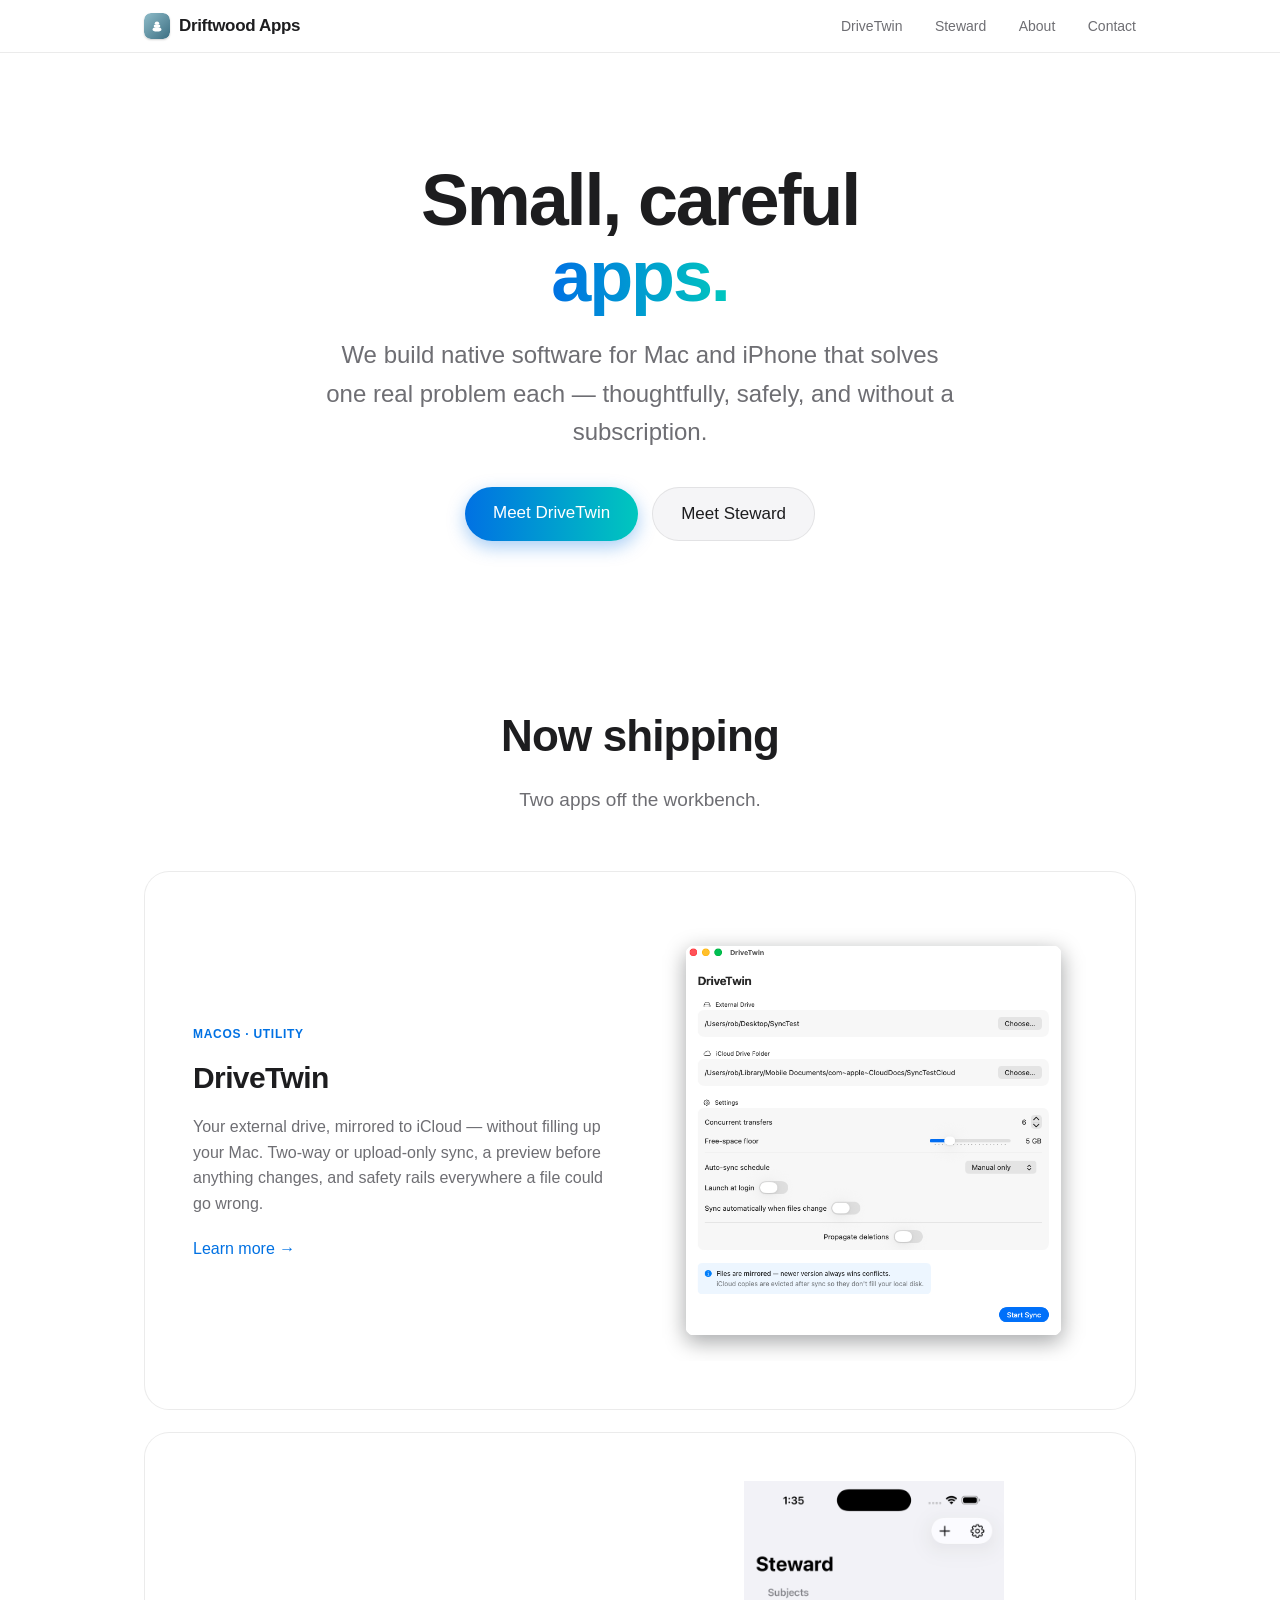
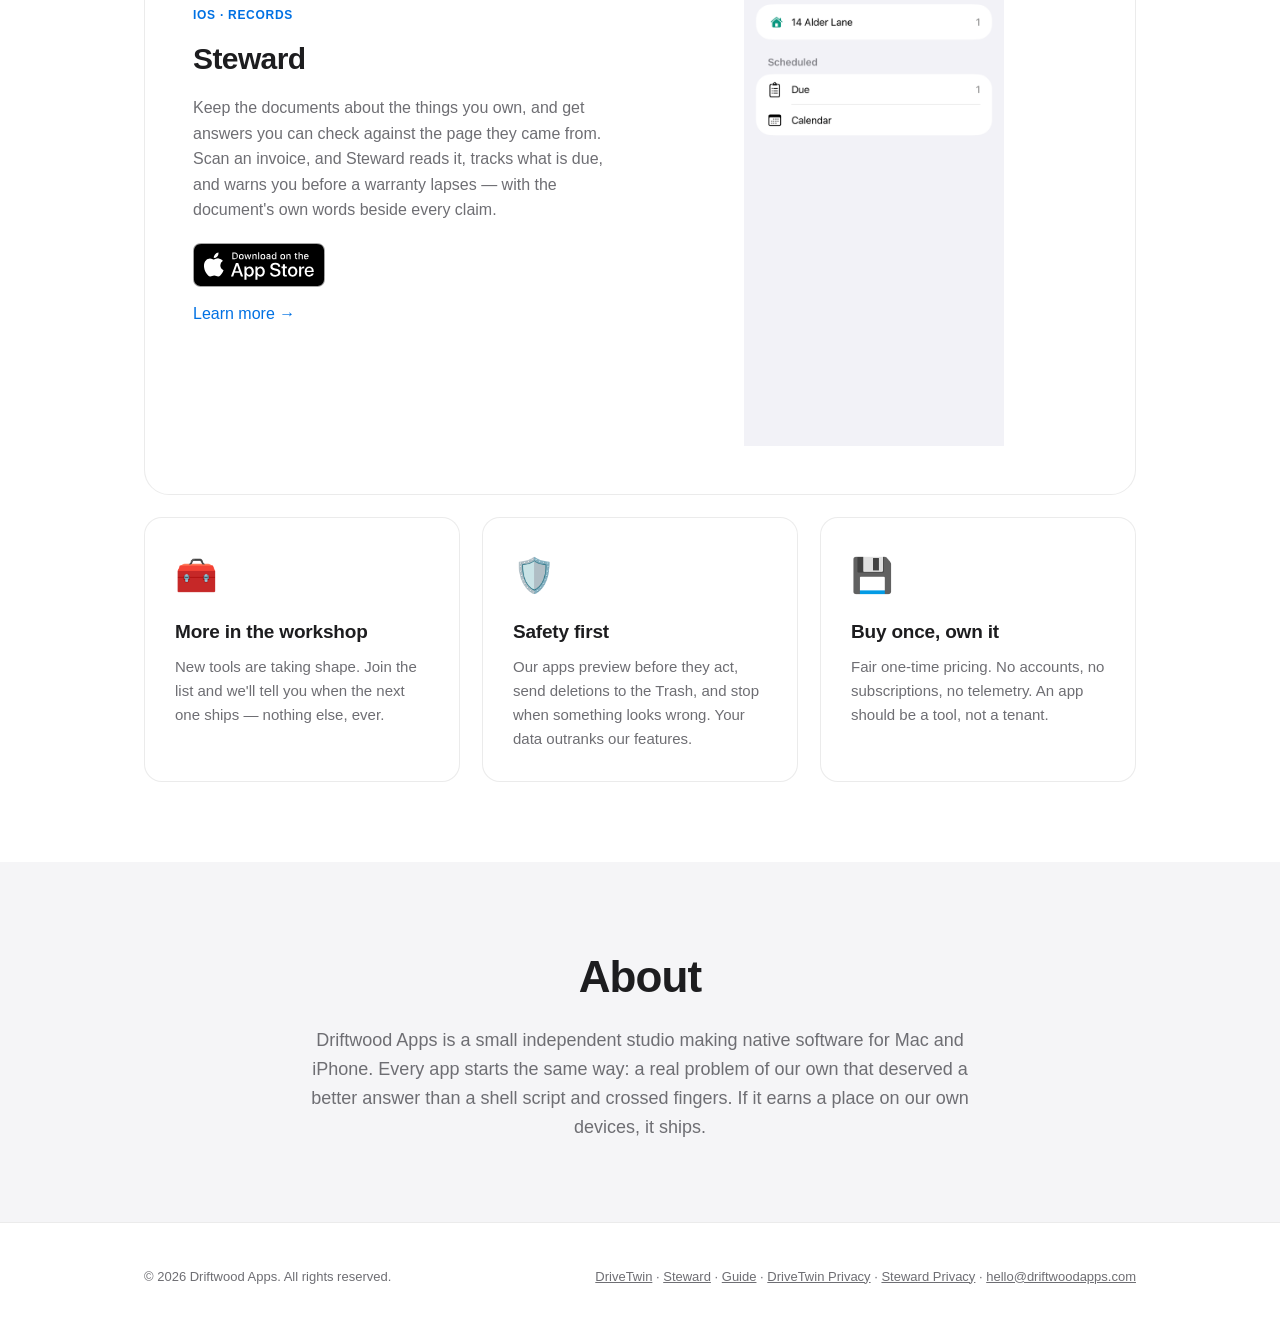
<file: index.html>
<!DOCTYPE html>
<html lang="en">
<head>
  <meta charset="UTF-8">
  <meta name="viewport" content="width=device-width, initial-scale=1.0">
  <title>Driftwood Apps — Small, careful apps</title>
  <meta name="description" content="Driftwood Apps builds small, careful apps for Mac and iPhone — DriveTwin, sync between your external drive and iCloud, and Steward, records for the things you own.">
  <link rel="icon" href="/favicon.ico" sizes="any">
  <link rel="icon" type="image/png" sizes="32x32" href="/favicon-32x32.png">
  <link rel="icon" type="image/png" sizes="16x16" href="/favicon-16x16.png">
  <link rel="apple-touch-icon" sizes="180x180" href="/apple-touch-icon.png">
  <link rel="manifest" href="/site.webmanifest">
  <meta name="theme-color" content="#3C6E82">
  <link rel="stylesheet" href="styles.css">
</head>
<body>

  <nav>
    <div class="wrap">
      <a class="brand" href="/">
        <svg class="brandmark" viewBox="0 0 100 100" width="26" height="26" aria-hidden="true">
          <defs><linearGradient id="navpeb" x1="0" y1="0" x2="1" y2="1">
            <stop offset="0" stop-color="#8FBCC9"/><stop offset="1" stop-color="#3C6E82"/></linearGradient></defs>
          <rect width="100" height="100" rx="26" fill="url(#navpeb)"/>
          <ellipse cx="50" cy="63" rx="17" ry="8" fill="#fff"/>
          <ellipse cx="50" cy="50" rx="12.5" ry="7" fill="#fff"/>
          <ellipse cx="50" cy="39" rx="8.5" ry="6" fill="#fff"/>
        </svg>
        <span>Driftwood&nbsp;Apps</span>
      </a>
      <div class="links">
        <a href="/drivetwin/">DriveTwin</a>
        <a href="/steward/">Steward</a>
        <a href="#about">About</a>
        <a href="mailto:hello@driftwoodapps.com">Contact</a>
      </div>
    </div>
  </nav>

  <header class="hero">
    <h1>Small, careful<br><span class="grad">apps.</span></h1>
    <p class="sub">We build native software for Mac and iPhone that solves one real
       problem each — thoughtfully, safely, and without a subscription.</p>
    <div class="cta-row">
      <a class="btn btn-primary" href="/drivetwin/">Meet DriveTwin</a>
      <a class="btn btn-secondary" href="/steward/">Meet Steward</a>
    </div>
  </header>

  <section>
    <div class="wrap">
      <h2 class="section-title">Now shipping</h2>
      <p class="section-sub">Two apps off the workbench.</p>

      <a class="product-card" href="/drivetwin/">
        <div>
          <span class="tag">macOS · Utility</span>
          <h3>DriveTwin</h3>
          <p>Your external drive, mirrored to iCloud — without filling up your Mac.
             Two-way or upload-only sync, a preview before anything changes, and safety
             rails everywhere a file could go wrong.</p>
          <span class="fake-link">Learn more →</span>
        </div>
        <img class="shot-img" src="/screenshots/drivetwin-setup.png"
             alt="DriveTwin setup screen showing external drive and iCloud folder pickers with sync settings.">
      </a>

      <a class="product-card" href="/steward/" style="margin-top: 22px;">
        <div>
          <span class="tag">iOS · Records</span>
          <h3>Steward</h3>
          <p>Keep the documents about the things you own, and get answers you can check
             against the page they came from. Scan an invoice, and Steward reads it,
             tracks what is due, and warns you before a warranty lapses — with the
             document's own words beside every claim.</p>
          <img src="/assets/app-store-badge.svg" alt="Download on the App Store"
               style="height: 44px; width: auto; display: block; margin: 0 0 14px;">
          <span class="fake-link">Learn more →</span>
        </div>
        <img class="shot-img" src="/screenshots/steward-home.png"
             style="max-width: 260px; margin: 0 auto;"
             alt="Steward on iPhone showing a house with its components and what is due.">
      </a>

      <div class="grid cols-3" style="margin-top: 22px;">
        <div class="card">
          <span class="icon">🧰</span>
          <h3>More in the workshop</h3>
          <p>New tools are taking shape. Join the list and we'll tell you when the next one ships — nothing else, ever.</p>
        </div>
        <div class="card">
          <span class="icon">🛡️</span>
          <h3>Safety first</h3>
          <p>Our apps preview before they act, send deletions to the Trash, and stop when something looks wrong. Your data outranks our features.</p>
        </div>
        <div class="card">
          <span class="icon">💾</span>
          <h3>Buy once, own it</h3>
          <p>Fair one-time pricing. No accounts, no subscriptions, no telemetry. An app should be a tool, not a tenant.</p>
        </div>
      </div>
    </div>
  </section>

  <section class="soft" id="about">
    <div class="wrap" style="max-width: 720px; text-align: center;">
      <h2 class="section-title">About</h2>
      <p style="color: var(--text-soft); font-size: 18px;">
        Driftwood Apps is a small independent studio making native software for Mac
        and iPhone. Every app starts the same way: a real problem of our own that
        deserved a better answer than a shell script and crossed fingers. If it earns
        a place on our own devices, it ships.
      </p>
    </div>
  </section>

  <footer>
    <div class="wrap">
      <span>© 2026 Driftwood Apps. All rights reserved.</span>
      <span>
        <a href="/drivetwin/">DriveTwin</a> ·
        <a href="/steward/">Steward</a> ·
        <a href="/guide/external-drive-icloud/">Guide</a> ·
        <a href="/drivetwin/privacy/">DriveTwin Privacy</a> ·
        <a href="/steward/privacy/">Steward Privacy</a> ·
        <a href="mailto:hello@driftwoodapps.com">hello@driftwoodapps.com</a>
      </span>
    </div>
  </footer>

</body>
</html>
</file>
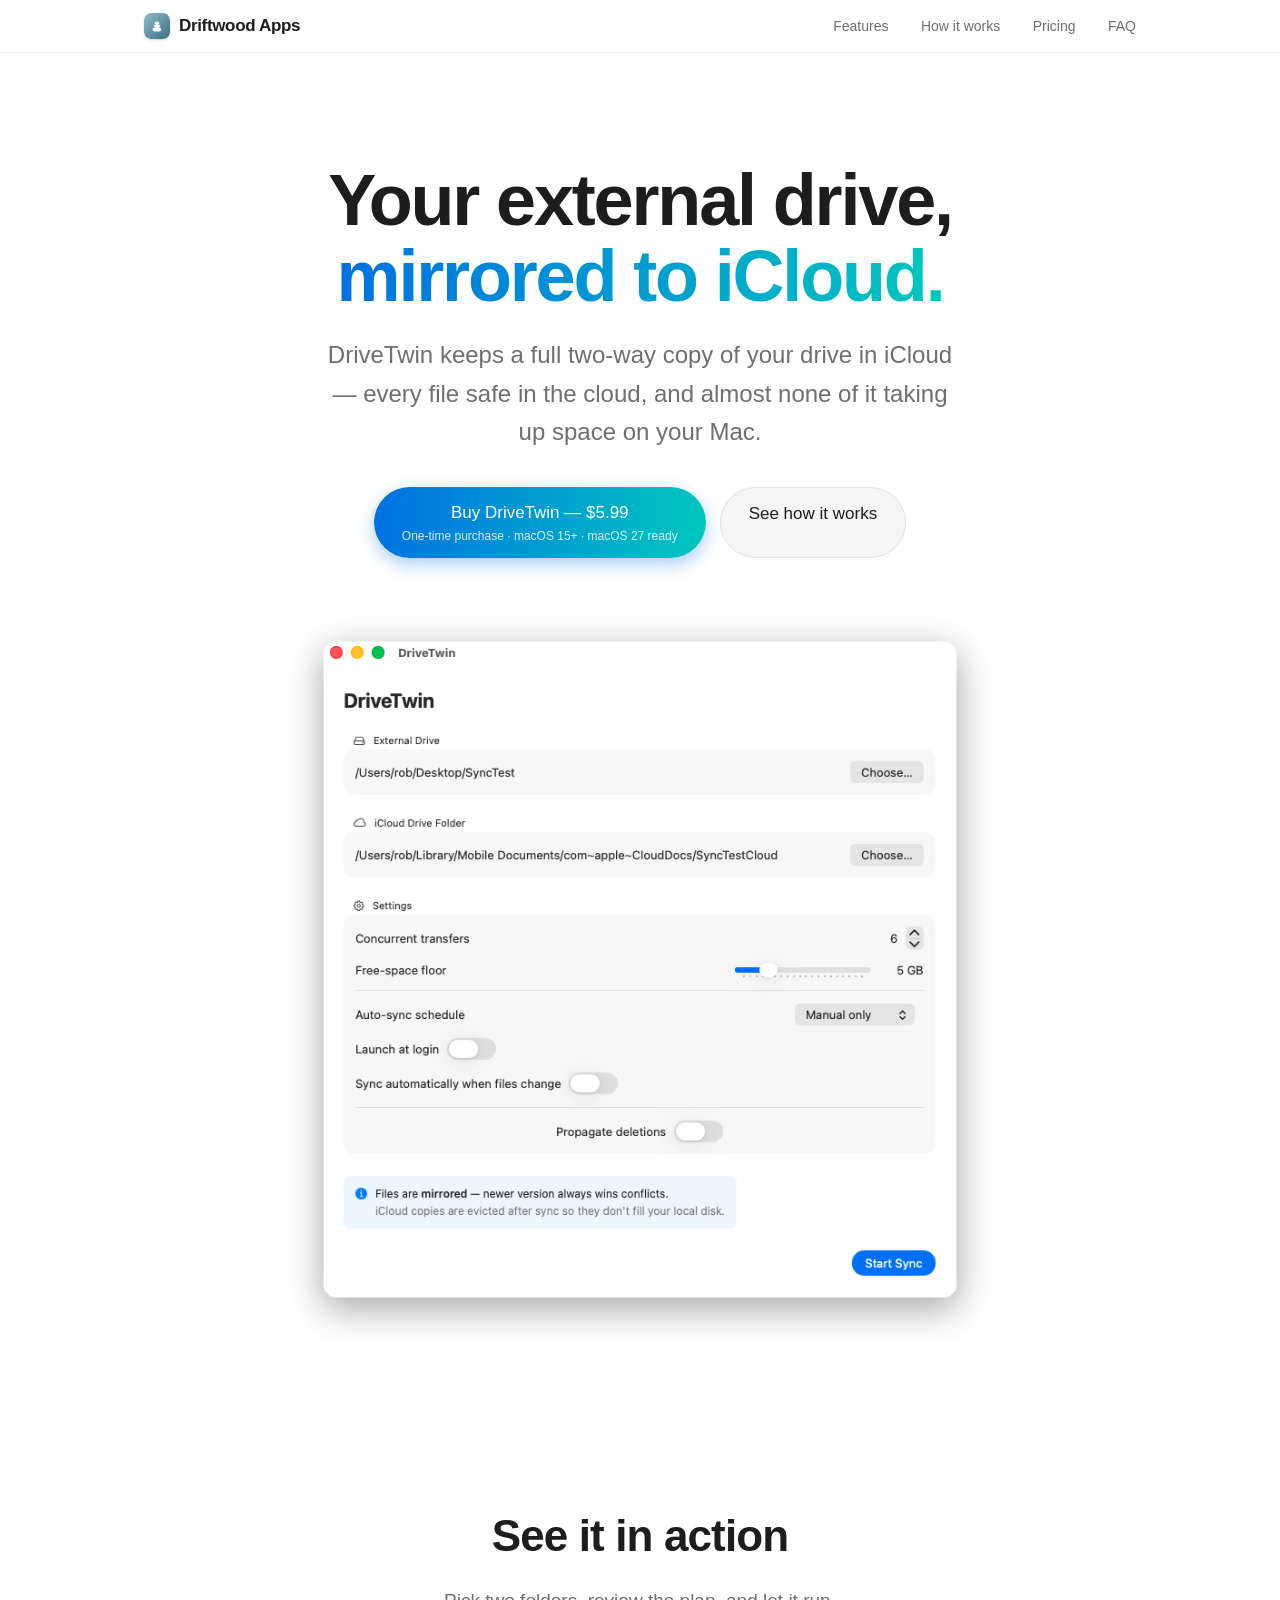
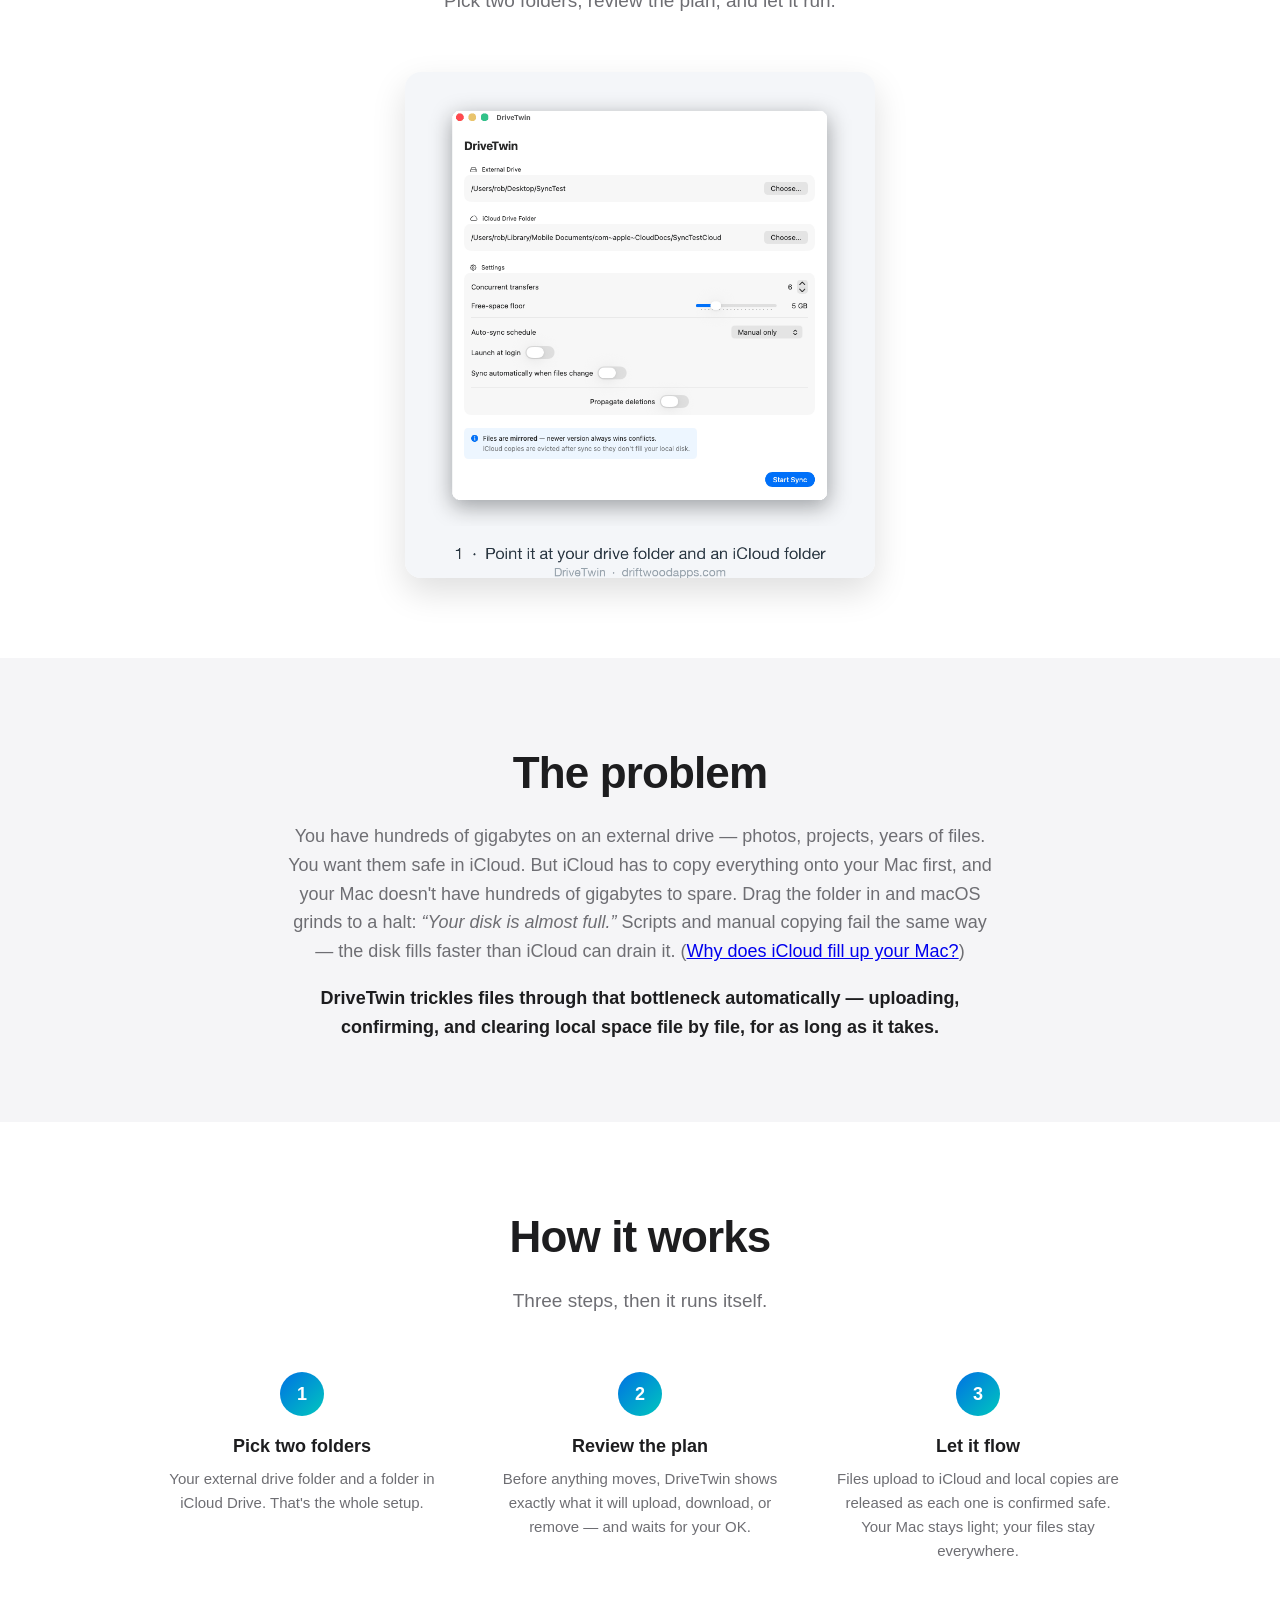
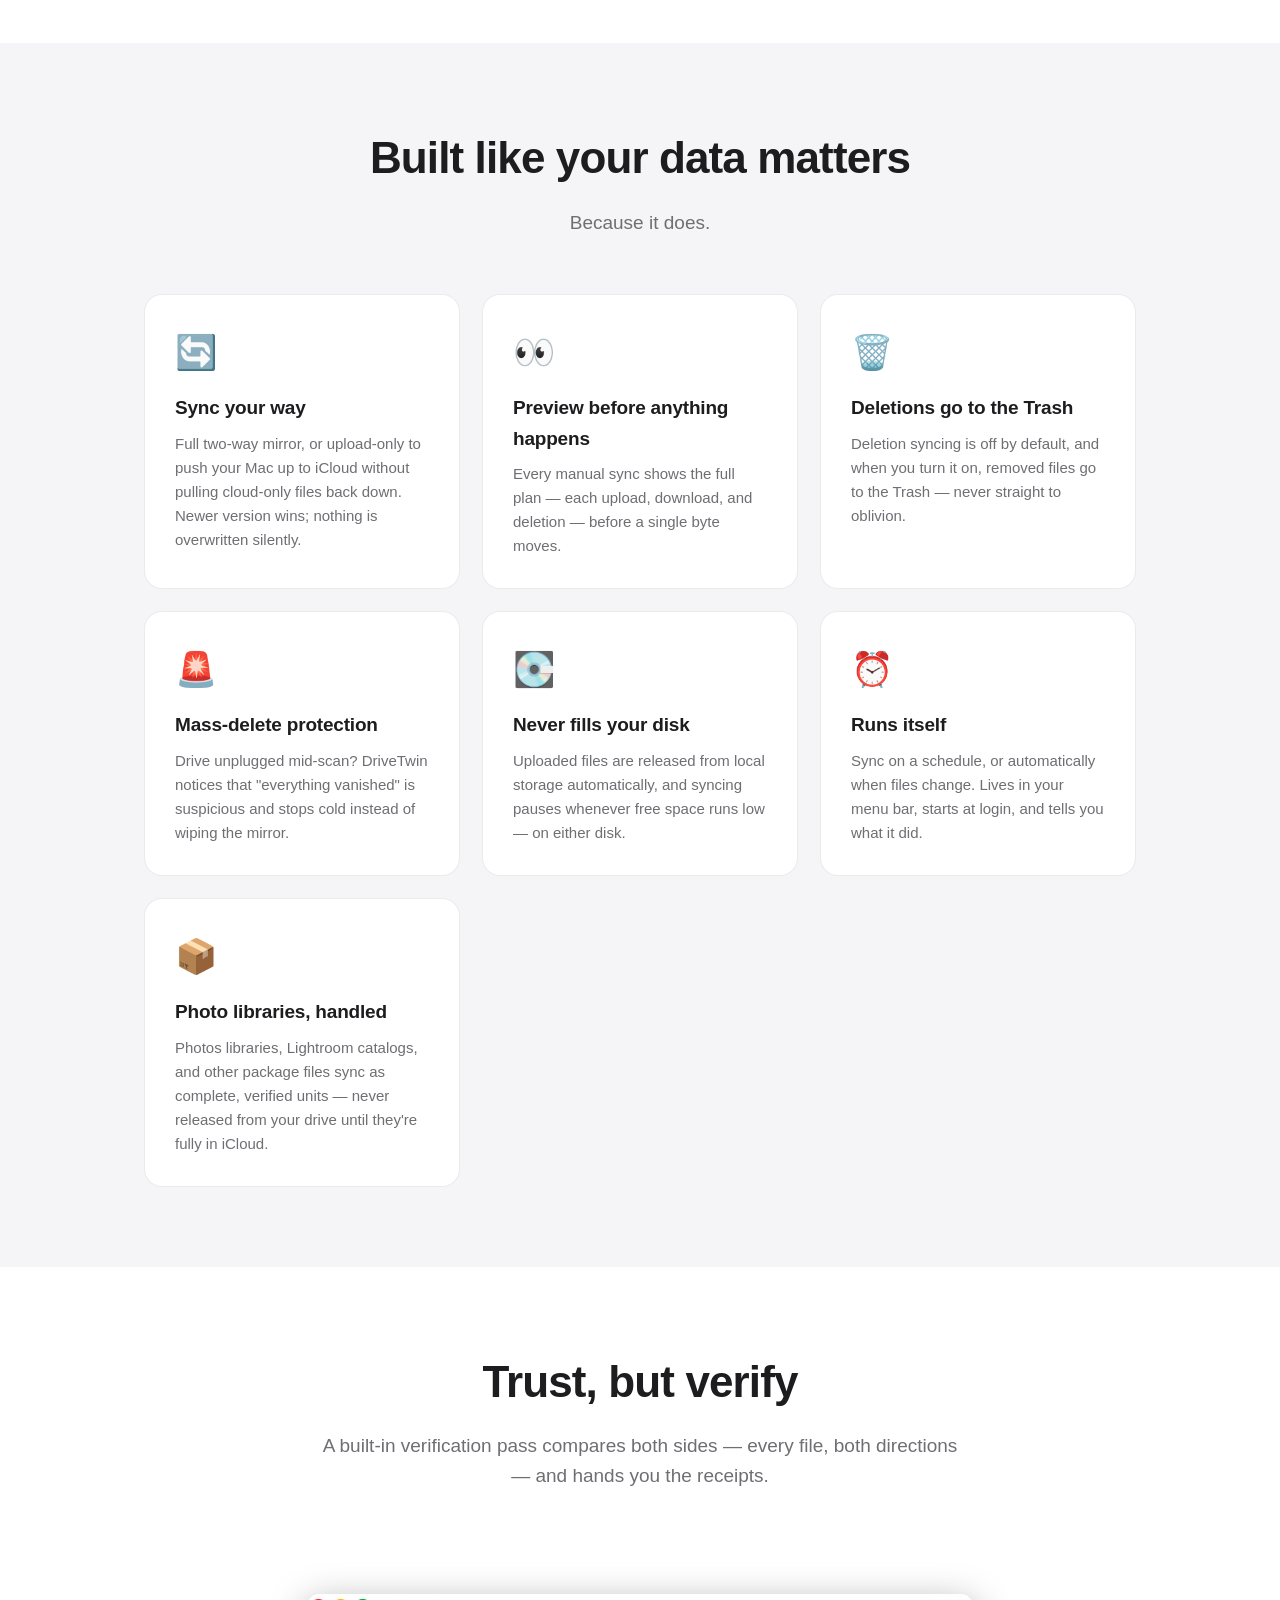
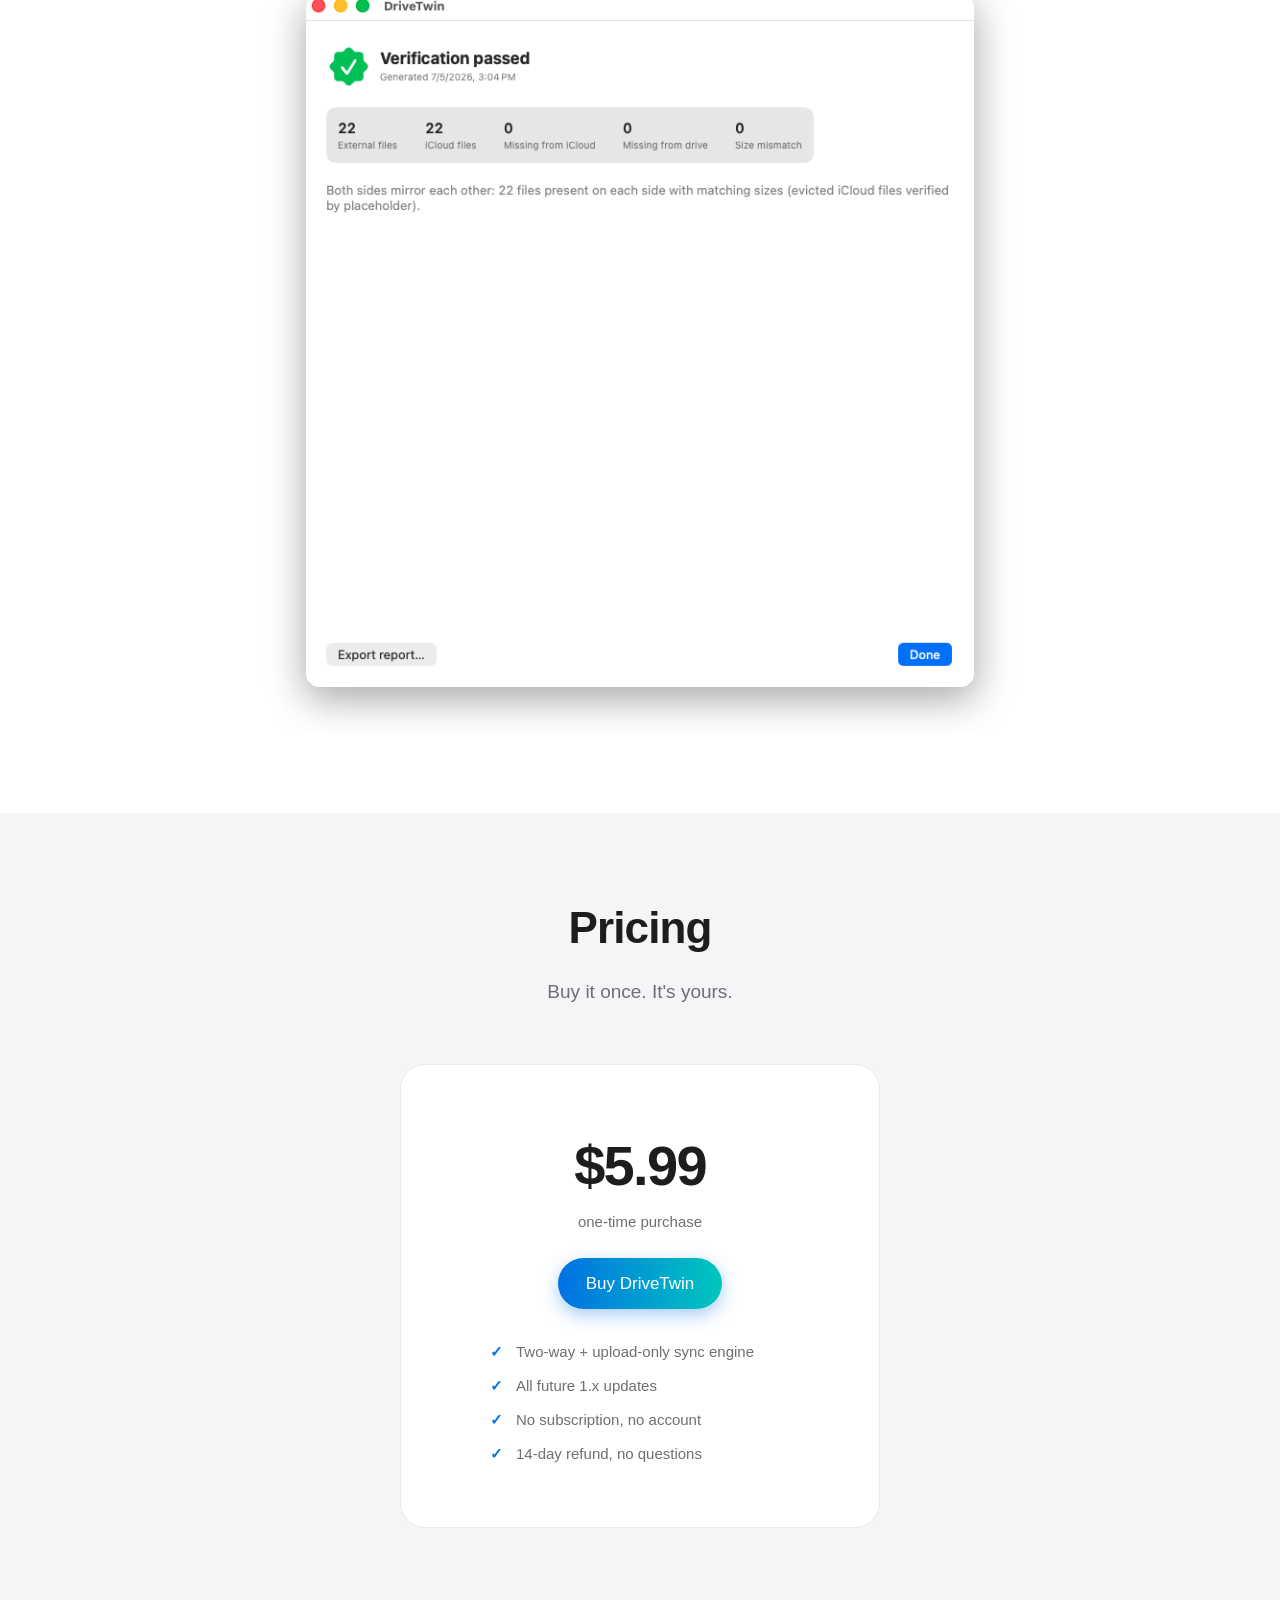
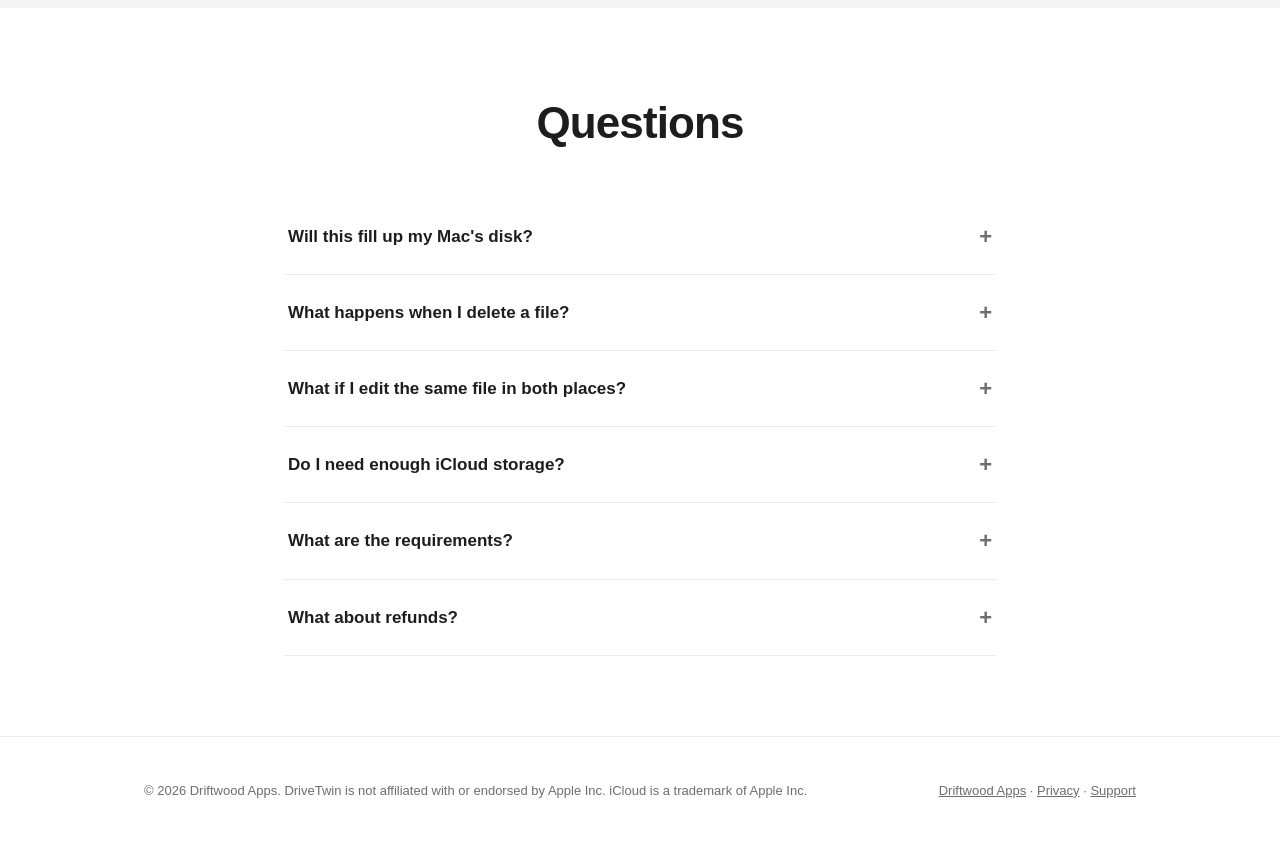
<file: drivetwin/index.html>
<!DOCTYPE html>
<html lang="en">
<head>
  <meta charset="UTF-8">
  <meta name="viewport" content="width=device-width, initial-scale=1.0">
  <title>DriveTwin — Your external drive, mirrored to iCloud</title>
  <meta name="description" content="DriveTwin keeps an external drive and iCloud Drive in sync — two-way or upload-only — without filling up your Mac. Preview every change. Deletions go to the Trash. $5.99, one time.">
  <link rel="icon" href="/drivetwin-favicon.ico" sizes="any">
  <link rel="icon" type="image/png" sizes="32x32" href="/drivetwin-favicon-32x32.png">
  <link rel="icon" type="image/png" sizes="16x16" href="/drivetwin-favicon-16x16.png">
  <link rel="apple-touch-icon" sizes="180x180" href="/drivetwin-apple-touch-icon.png">
  <link rel="manifest" href="/site.webmanifest">
  <meta name="theme-color" content="#0A84FF">
  <link rel="stylesheet" href="../styles.css">
</head>
<body>

  <nav>
    <div class="wrap">
      <a class="brand" href="/">
        <svg class="brandmark" viewBox="0 0 100 100" width="26" height="26" aria-hidden="true">
          <defs><linearGradient id="navpeb" x1="0" y1="0" x2="1" y2="1">
            <stop offset="0" stop-color="#8FBCC9"/><stop offset="1" stop-color="#3C6E82"/></linearGradient></defs>
          <rect width="100" height="100" rx="26" fill="url(#navpeb)"/>
          <ellipse cx="50" cy="63" rx="17" ry="8" fill="#fff"/>
          <ellipse cx="50" cy="50" rx="12.5" ry="7" fill="#fff"/>
          <ellipse cx="50" cy="39" rx="8.5" ry="6" fill="#fff"/>
        </svg>
        <span>Driftwood&nbsp;Apps</span>
      </a>
      <div class="links">
        <a href="#features">Features</a>
        <a href="#how">How it works</a>
        <a href="#pricing">Pricing</a>
        <a href="#faq">FAQ</a>
      </div>
    </div>
  </nav>

  <header class="hero">
    <h1>Your external drive,<br><span class="grad">mirrored to iCloud.</span></h1>
    <p class="sub">DriveTwin keeps a full two-way copy of your drive in iCloud —
       every file safe in the cloud, and almost none of it taking up space on your Mac.</p>
    <div class="cta-row">
      <a class="btn btn-primary" href="https://driftwoodapps.gumroad.com/l/vswaub?wanted=true">Buy DriveTwin — $5.99<span class="note">One-time purchase · macOS 15+ · macOS 27 ready</span></a>
      <a class="btn btn-secondary" href="#how">See how it works</a>
    </div>
    <img class="shot-img zoomable hero-shot" src="/screenshots/drivetwin-setup.png"
         alt="DriveTwin setup screen — choose an external drive folder and an iCloud folder, set the schedule, and start syncing.">
  </header>

  <section>
    <div class="wrap">
      <h2 class="section-title">See it in action</h2>
      <p class="section-sub">Pick two folders, review the plan, and let it run.</p>
      <div style="max-width: 470px; margin: 0 auto;">
        <img src="/screenshots/drivetwin-demo.gif"
             alt="DriveTwin walkthrough: point it at a drive folder and an iCloud folder, review exactly what will change, watch it sync while your disk stays free, then verify both sides match."
             style="width: 100%; height: auto; border-radius: 16px; box-shadow: 0 14px 34px rgba(0,0,0,0.13); display: block;">
      </div>
    </div>
  </section>

  <section class="soft">
    <div class="wrap" style="max-width: 760px;">
      <h2 class="section-title">The problem</h2>
      <p style="font-size: 18px; color: var(--text-soft); text-align: center;">
        You have hundreds of gigabytes on an external drive — photos, projects, years of files.
        You want them safe in iCloud. But iCloud has to copy everything onto your Mac first,
        and your Mac doesn't have hundreds of gigabytes to spare. Drag the folder in and
        macOS grinds to a halt: <em>“Your disk is almost full.”</em>
        Scripts and manual copying fail the same way — the disk fills faster than iCloud can drain it.
        (<a href="/guide/external-drive-icloud/">Why does iCloud fill up your Mac?</a>)
      </p>
      <p style="font-size: 18px; text-align: center; margin-top: 18px; font-weight: 600;">
        DriveTwin trickles files through that bottleneck automatically — uploading,
        confirming, and clearing local space file by file, for as long as it takes.
      </p>
    </div>
  </section>

  <section id="how">
    <div class="wrap">
      <h2 class="section-title">How it works</h2>
      <p class="section-sub">Three steps, then it runs itself.</p>
      <div class="grid cols-3">
        <div class="step">
          <div class="num">1</div>
          <h3>Pick two folders</h3>
          <p>Your external drive folder and a folder in iCloud Drive. That's the whole setup.</p>
        </div>
        <div class="step">
          <div class="num">2</div>
          <h3>Review the plan</h3>
          <p>Before anything moves, DriveTwin shows exactly what it will upload, download,
             or remove — and waits for your OK.</p>
        </div>
        <div class="step">
          <div class="num">3</div>
          <h3>Let it flow</h3>
          <p>Files upload to iCloud and local copies are released as each one is confirmed safe.
             Your Mac stays light; your files stay everywhere.</p>
        </div>
      </div>
    </div>
  </section>

  <section class="soft" id="features">
    <div class="wrap">
      <h2 class="section-title">Built like your data matters</h2>
      <p class="section-sub">Because it does.</p>
      <div class="grid cols-3">
        <div class="card">
          <span class="icon">🔄</span>
          <h3>Sync your way</h3>
          <p>Full two-way mirror, or upload-only to push your Mac up to iCloud without pulling
             cloud-only files back down. Newer version wins; nothing is overwritten silently.</p>
        </div>
        <div class="card">
          <span class="icon">👀</span>
          <h3>Preview before anything happens</h3>
          <p>Every manual sync shows the full plan — each upload, download, and deletion —
             before a single byte moves.</p>
        </div>
        <div class="card">
          <span class="icon">🗑️</span>
          <h3>Deletions go to the Trash</h3>
          <p>Deletion syncing is off by default, and when you turn it on, removed files
             go to the Trash — never straight to oblivion.</p>
        </div>
        <div class="card">
          <span class="icon">🚨</span>
          <h3>Mass-delete protection</h3>
          <p>Drive unplugged mid-scan? DriveTwin notices that "everything vanished" is
             suspicious and stops cold instead of wiping the mirror.</p>
        </div>
        <div class="card">
          <span class="icon">💽</span>
          <h3>Never fills your disk</h3>
          <p>Uploaded files are released from local storage automatically, and syncing pauses
             whenever free space runs low — on either disk.</p>
        </div>
        <div class="card">
          <span class="icon">⏰</span>
          <h3>Runs itself</h3>
          <p>Sync on a schedule, or automatically when files change. Lives in your menu bar,
             starts at login, and tells you what it did.</p>
        </div>
        <div class="card">
          <span class="icon">📦</span>
          <h3>Photo libraries, handled</h3>
          <p>Photos libraries, Lightroom catalogs, and other package files sync as complete,
             verified units — never released from your drive until they're fully in iCloud.</p>
        </div>
      </div>
    </div>
  </section>

  <section>
    <div class="wrap">
      <h2 class="section-title">Trust, but verify</h2>
      <p class="section-sub">A built-in verification pass compares both sides — every file,
         both directions — and hands you the receipts.</p>
      <img class="shot-img zoomable" src="/screenshots/drivetwin-verify.png" style="max-width: 760px; margin: 0 auto;"
           alt="Verification report showing both sides mirror each other — 22 files on each side, zero missing, zero size mismatches.">
    </div>
  </section>

  <section class="soft" id="pricing">
    <div class="wrap">
      <h2 class="section-title">Pricing</h2>
      <p class="section-sub">Buy it once. It's yours.</p>
      <div class="price-box">
        <div class="price">$5.99</div>
        <div class="per">one-time purchase</div>
        <a class="btn btn-primary" href="https://driftwoodapps.gumroad.com/l/vswaub?wanted=true">Buy DriveTwin</a>
        <ul>
          <li>Two-way + upload-only sync engine</li>
          <li>All future 1.x updates</li>
          <li>No subscription, no account</li>
          <li>14-day refund, no questions</li>
        </ul>
      </div>
    </div>
  </section>

  <section id="faq">
    <div class="wrap" style="max-width: 760px;">
      <h2 class="section-title">Questions</h2>
      <div style="margin-top: 40px;">
        <details>
          <summary>Will this fill up my Mac's disk?</summary>
          <p>No — that's the whole point. Files stage locally just long enough for iCloud to
             confirm the upload, then the local copy is released so only a lightweight
             placeholder remains. If free space ever drops near your configured floor,
             syncing pauses until iCloud catches up.</p>
        </details>
        <details>
          <summary>What happens when I delete a file?</summary>
          <p>By default, nothing is deleted on the other side — a missing file is restored on
             the next sync, which makes DriveTwin behave like a self-healing backup. If you
             enable deletion syncing, removals are mirrored — but always to the Trash, so you
             can recover them.</p>
        </details>
        <details>
          <summary>What if I edit the same file in both places?</summary>
          <p>The version with the newer modification time wins. And if a file was deleted on
             one side but edited on the other, the edit wins — DriveTwin restores the edited
             file rather than deleting your work.</p>
        </details>
        <details>
          <summary>Do I need enough iCloud storage?</summary>
          <p>Yes — your iCloud plan needs room for everything you mirror. DriveTwin moves the
             files; Apple provides the storage (iCloud+ plans go up to 12&nbsp;TB).</p>
        </details>
        <details>
          <summary>What are the requirements?</summary>
          <p>macOS 15 or later — including macOS&nbsp;27 — iCloud Drive enabled, and enough iCloud
             storage for your files. DriveTwin is a native Swift app — no Electron, no background
             daemons beyond the app itself.</p>
        </details>
        <details>
          <summary>What about refunds?</summary>
          <p>If DriveTwin isn't right for you, reply to your purchase receipt within 14 days
             and you'll get a full refund — no questions asked.</p>
        </details>
      </div>
    </div>
  </section>

  <footer>
    <div class="wrap">
      <span>© 2026 Driftwood Apps. DriveTwin is not affiliated with or endorsed by Apple Inc.
            iCloud is a trademark of Apple Inc.</span>
      <span><a href="/">Driftwood Apps</a> · <a href="/drivetwin/privacy/">Privacy</a> · <a href="mailto:hello@driftwoodapps.com">Support</a></span>
    </div>
  </footer>

  <div class="lightbox" id="lightbox" role="dialog" aria-modal="true" aria-hidden="true">
    <button class="lb-close" type="button" aria-label="Close">&times;</button>
    <img alt="">
  </div>
  <script>
    (function () {
      var lb = document.getElementById('lightbox');
      var lbImg = lb.querySelector('img');
      function open(img) {
        lbImg.src = img.currentSrc || img.src;
        lbImg.alt = img.alt || '';
        lb.classList.add('open');
        lb.setAttribute('aria-hidden', 'false');
      }
      function close() {
        lb.classList.remove('open');
        lb.setAttribute('aria-hidden', 'true');
        lbImg.removeAttribute('src');
      }
      document.querySelectorAll('.shot-img.zoomable').forEach(function (img) {
        img.addEventListener('click', function () { open(img); });
      });
      lb.addEventListener('click', close);
      document.addEventListener('keydown', function (e) {
        if (e.key === 'Escape') close();
      });
    })();
  </script>

</body>
</html>
</file>
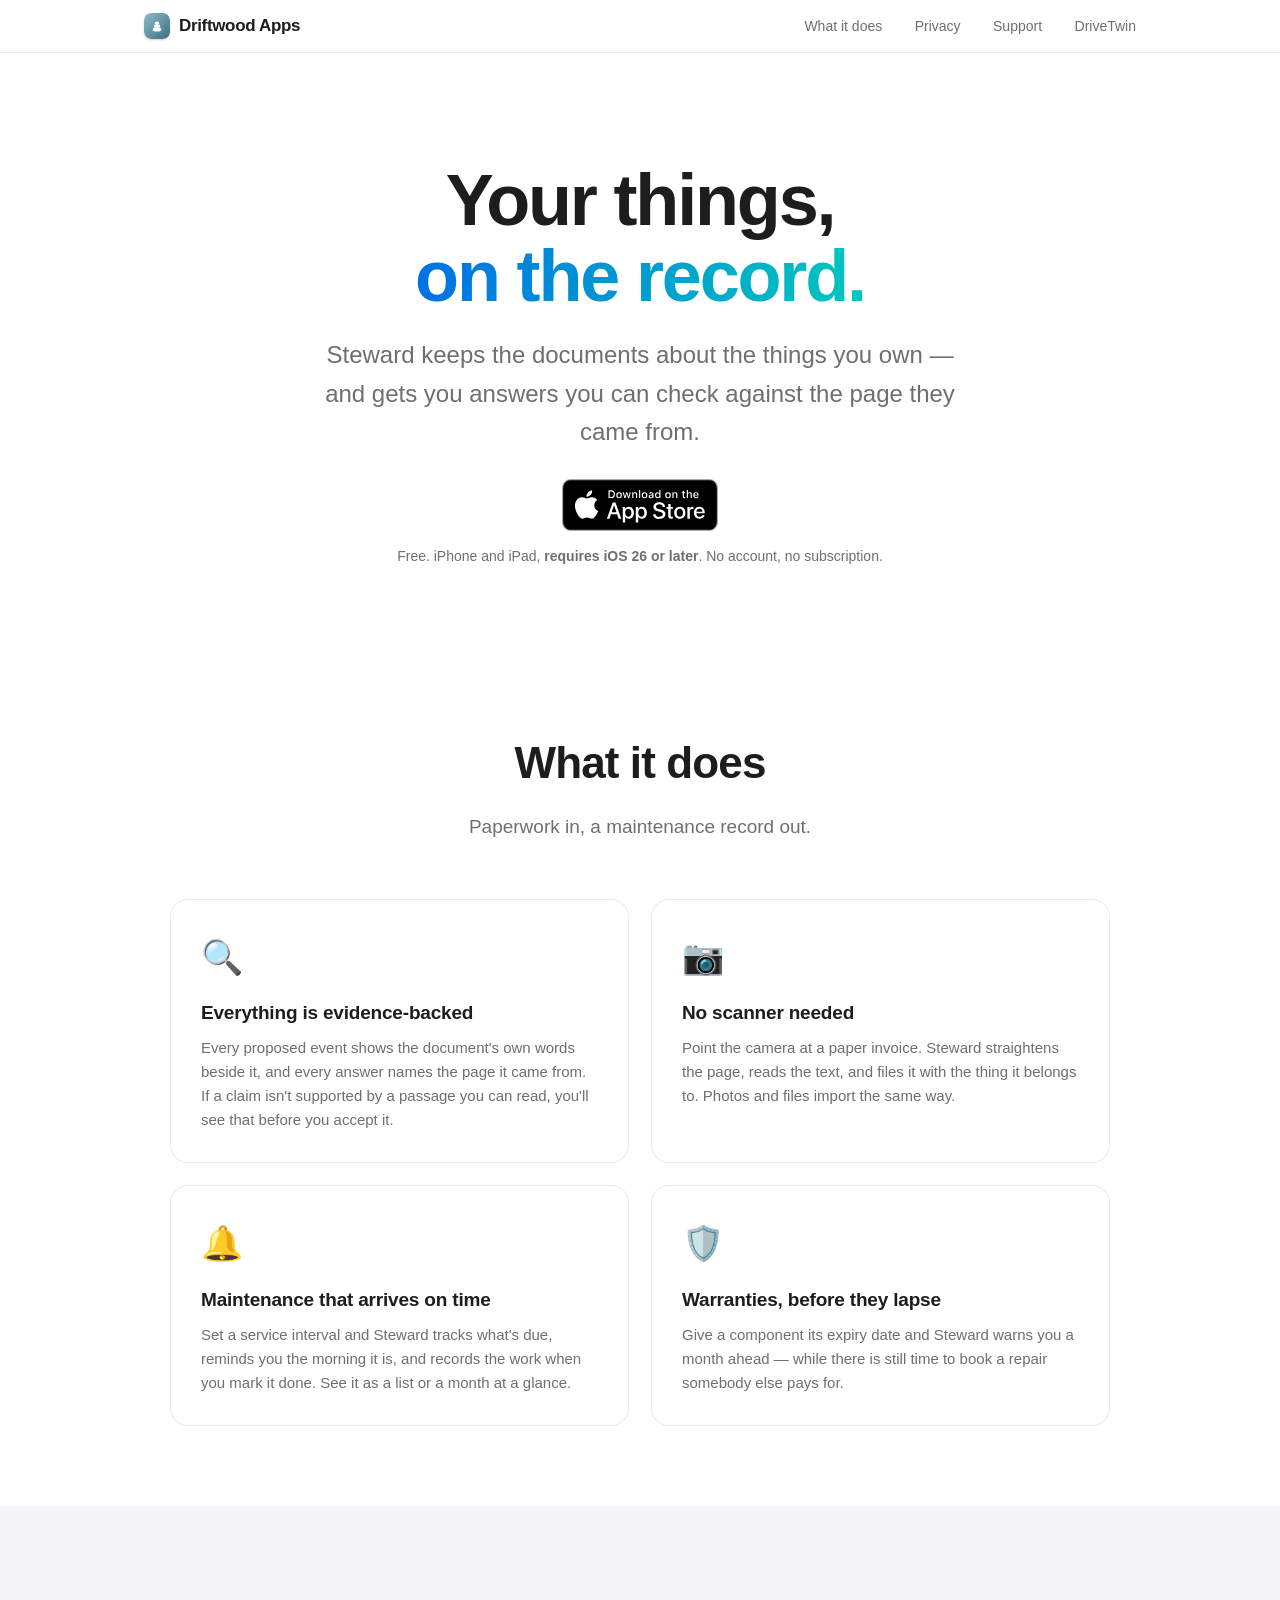
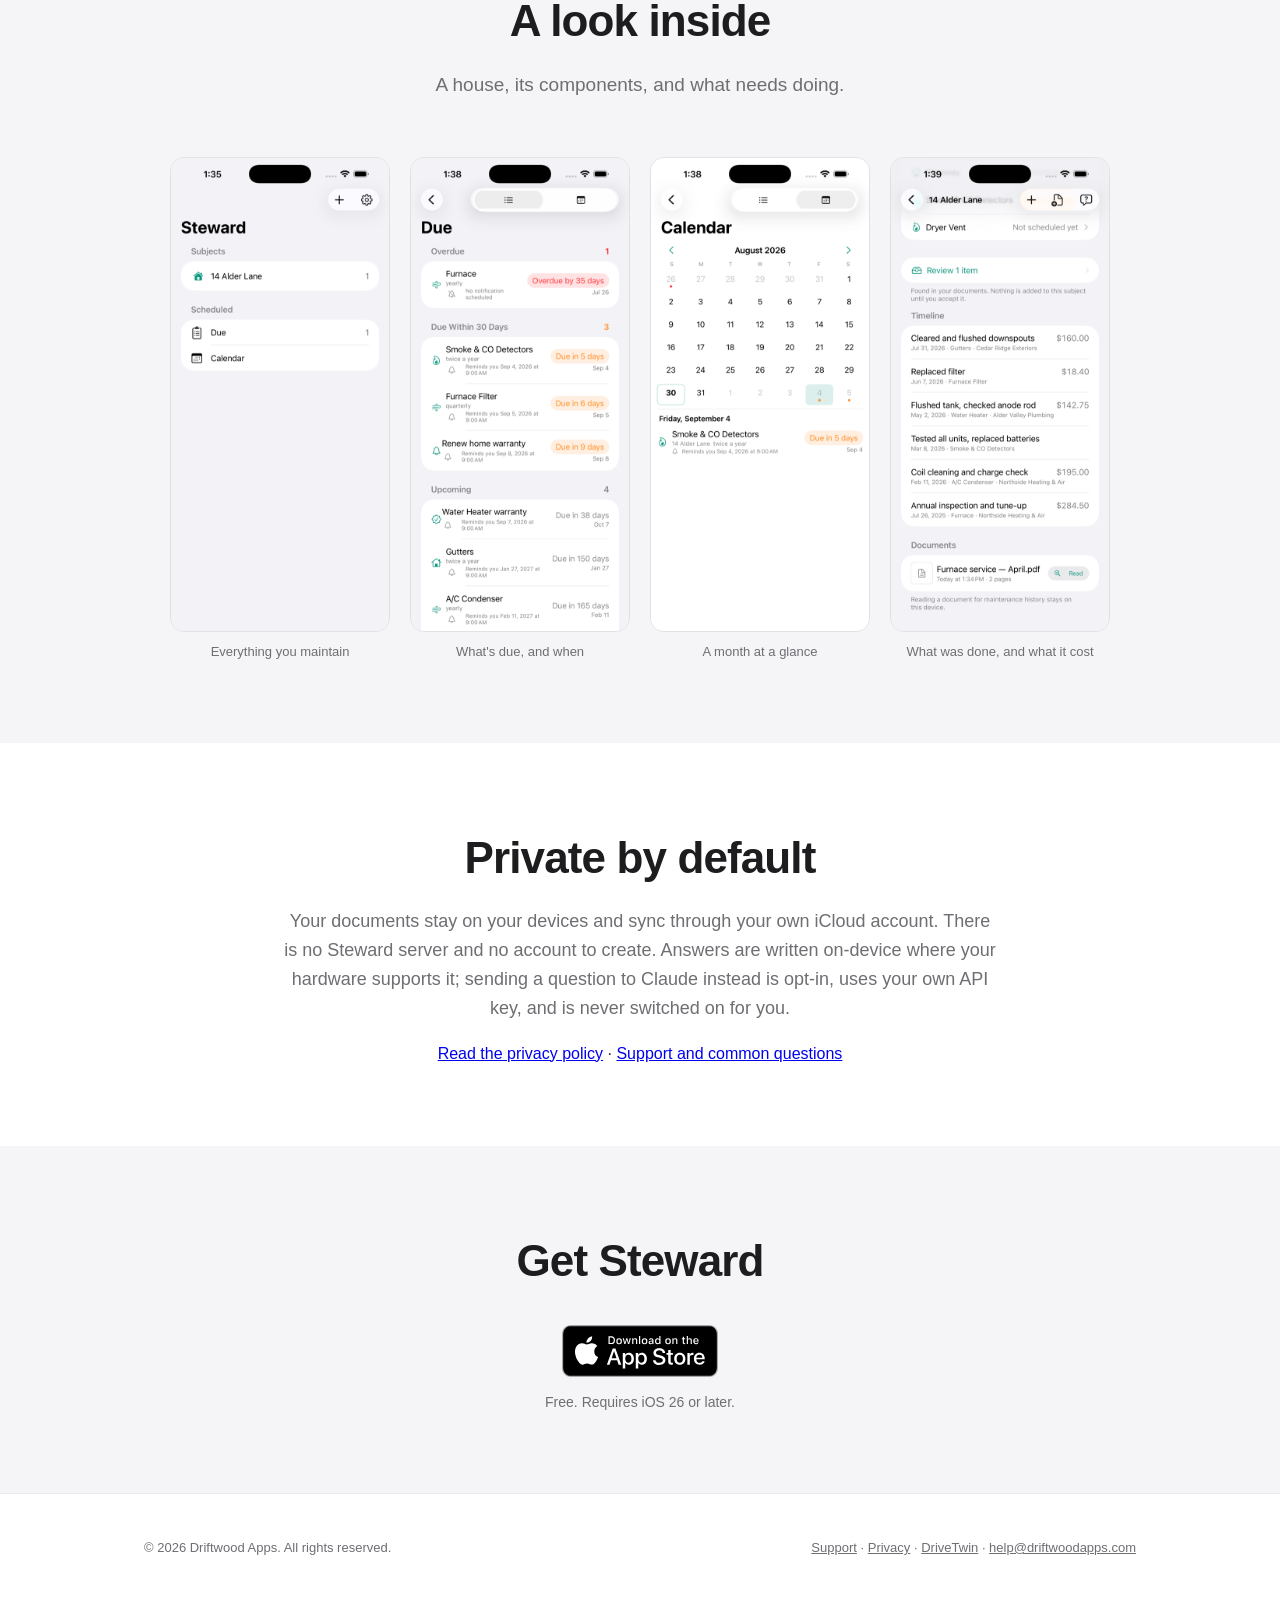
<file: steward/index.html>
<!DOCTYPE html>
<html lang="en">
<head>
  <meta charset="UTF-8">
  <meta name="viewport" content="width=device-width, initial-scale=1.0">
  <title>Steward Records — Your things, on the record</title>
  <meta name="description" content="Steward keeps the documents about the things you own and gets you answers you can check against the page they came from. Scan an invoice, track what is due, and know before a warranty lapses. Free on the App Store.">
  <link rel="icon" href="/favicon.ico" sizes="any">
  <link rel="icon" type="image/png" sizes="32x32" href="/favicon-32x32.png">
  <link rel="icon" type="image/png" sizes="16x16" href="/favicon-16x16.png">
  <link rel="apple-touch-icon" sizes="180x180" href="/apple-touch-icon.png">
  <link rel="manifest" href="/site.webmanifest">
  <meta name="theme-color" content="#12967e">
  <link rel="stylesheet" href="../styles.css">
  <style>
    /* Phone screenshots are tall; the shared gallery is built for wide Mac
       shots. Four across on desktop, two on a phone. */
    .phones { display: grid; grid-template-columns: repeat(4, 1fr); gap: 20px;
              max-width: 940px; margin: 0 auto; }
    @media (max-width: 820px) { .phones { grid-template-columns: repeat(2, 1fr); } }
    .phones figure { margin: 0; }
    .phones img { width: 100%; height: auto; display: block; border-radius: 14px;
                  border: 1px solid var(--border); }
    .phones figcaption { text-align: center; color: var(--text-soft);
                         font-size: 13px; margin-top: 10px; }
    .badge-row { display: flex; gap: 16px; align-items: center;
                 justify-content: center; flex-wrap: wrap; margin-top: 28px; }
    .badge-row img { height: 52px; width: auto; display: block; }
    .req { color: var(--text-soft); font-size: 14px; margin-top: 14px; text-align: center; }
  </style>
</head>
<body>

  <nav>
    <div class="wrap">
      <a class="brand" href="/">
        <svg class="brandmark" viewBox="0 0 100 100" width="26" height="26" aria-hidden="true">
          <defs><linearGradient id="navpeb" x1="0" y1="0" x2="1" y2="1">
            <stop offset="0" stop-color="#8FBCC9"/><stop offset="1" stop-color="#3C6E82"/></linearGradient></defs>
          <rect width="100" height="100" rx="26" fill="url(#navpeb)"/>
          <ellipse cx="50" cy="63" rx="17" ry="8" fill="#fff"/>
          <ellipse cx="50" cy="50" rx="12.5" ry="7" fill="#fff"/>
          <ellipse cx="50" cy="39" rx="8.5" ry="6" fill="#fff"/>
        </svg>
        <span>Driftwood&nbsp;Apps</span>
      </a>
      <div class="links">
        <a href="#what">What it does</a>
        <a href="#privacy">Privacy</a>
        <a href="/steward/support/">Support</a>
        <a href="/drivetwin/">DriveTwin</a>
      </div>
    </div>
  </nav>

  <header class="hero">
    <h1>Your things,<br><span class="grad">on the record.</span></h1>
    <p class="sub">Steward keeps the documents about the things you own — and gets you
       answers you can check against the page they came from.</p>
    <div class="badge-row">
      <a href="https://apps.apple.com/us/app/steward-records/id6804546716">
        <img src="/assets/app-store-badge.svg" alt="Download Steward Records on the App Store">
      </a>
    </div>
    <p class="req">Free. iPhone and iPad, <strong>requires iOS 26 or later</strong>. No account, no subscription.</p>
  </header>

  <section id="what">
    <div class="wrap">
      <h2 class="section-title">What it does</h2>
      <p class="section-sub">Paperwork in, a maintenance record out.</p>

      <div class="grid cols-2" style="max-width: 940px; margin: 0 auto;">
        <div class="card">
          <span class="icon">🔍</span>
          <h3>Everything is evidence-backed</h3>
          <p>Every proposed event shows the document's own words beside it, and every
             answer names the page it came from. If a claim isn't supported by a
             passage you can read, you'll see that before you accept it.</p>
        </div>
        <div class="card">
          <span class="icon">📷</span>
          <h3>No scanner needed</h3>
          <p>Point the camera at a paper invoice. Steward straightens the page, reads
             the text, and files it with the thing it belongs to. Photos and files
             import the same way.</p>
        </div>
        <div class="card">
          <span class="icon">🔔</span>
          <h3>Maintenance that arrives on time</h3>
          <p>Set a service interval and Steward tracks what's due, reminds you the
             morning it is, and records the work when you mark it done. See it as a
             list or a month at a glance.</p>
        </div>
        <div class="card">
          <span class="icon">🛡️</span>
          <h3>Warranties, before they lapse</h3>
          <p>Give a component its expiry date and Steward warns you a month ahead —
             while there is still time to book a repair somebody else pays for.</p>
        </div>
      </div>
    </div>
  </section>

  <section class="soft">
    <div class="wrap">
      <h2 class="section-title">A look inside</h2>
      <p class="section-sub">A house, its components, and what needs doing.</p>

      <div class="phones">
        <figure>
          <img src="/screenshots/steward-01-home.png" alt="Steward's home screen listing subjects and scheduled work.">
          <figcaption>Everything you maintain</figcaption>
        </figure>
        <figure>
          <img src="/screenshots/steward-02-due.png" alt="The Due screen, showing overdue, due-soon and upcoming work.">
          <figcaption>What's due, and when</figcaption>
        </figure>
        <figure>
          <img src="/screenshots/steward-03-calendar.png" alt="A month view of upcoming maintenance.">
          <figcaption>A month at a glance</figcaption>
        </figure>
        <figure>
          <img src="/screenshots/steward-05-timeline.png" alt="A subject's history of work done, with costs and the documents behind it.">
          <figcaption>What was done, and what it cost</figcaption>
        </figure>
      </div>
    </div>
  </section>

  <section id="privacy">
    <div class="wrap" style="max-width: 760px; text-align: center;">
      <h2 class="section-title">Private by default</h2>
      <p style="color: var(--text-soft); font-size: 18px;">
        Your documents stay on your devices and sync through your own iCloud account.
        There is no Steward server and no account to create. Answers are written
        on-device where your hardware supports it; sending a question to Claude
        instead is opt-in, uses your own API key, and is never switched on for you.
      </p>
      <p style="margin-top: 18px;">
        <a href="/steward/privacy/">Read the privacy policy</a> ·
        <a href="/steward/support/">Support and common questions</a>
      </p>
    </div>
  </section>

  <section class="soft">
    <div class="wrap" style="max-width: 640px; text-align: center;">
      <h2 class="section-title">Get Steward</h2>
      <div class="badge-row">
        <a href="https://apps.apple.com/us/app/steward-records/id6804546716">
          <img src="/assets/app-store-badge.svg" alt="Download Steward Records on the App Store">
        </a>
      </div>
      <p class="req">Free. Requires iOS 26 or later.</p>
    </div>
  </section>

  <footer>
    <div class="wrap">
      <span>© 2026 Driftwood Apps. All rights reserved.</span>
      <span>
        <a href="/steward/support/">Support</a> ·
        <a href="/steward/privacy/">Privacy</a> ·
        <a href="/drivetwin/">DriveTwin</a> ·
        <a href="mailto:help@driftwoodapps.com">help@driftwoodapps.com</a>
      </span>
    </div>
  </footer>

</body>
</html>
</file>
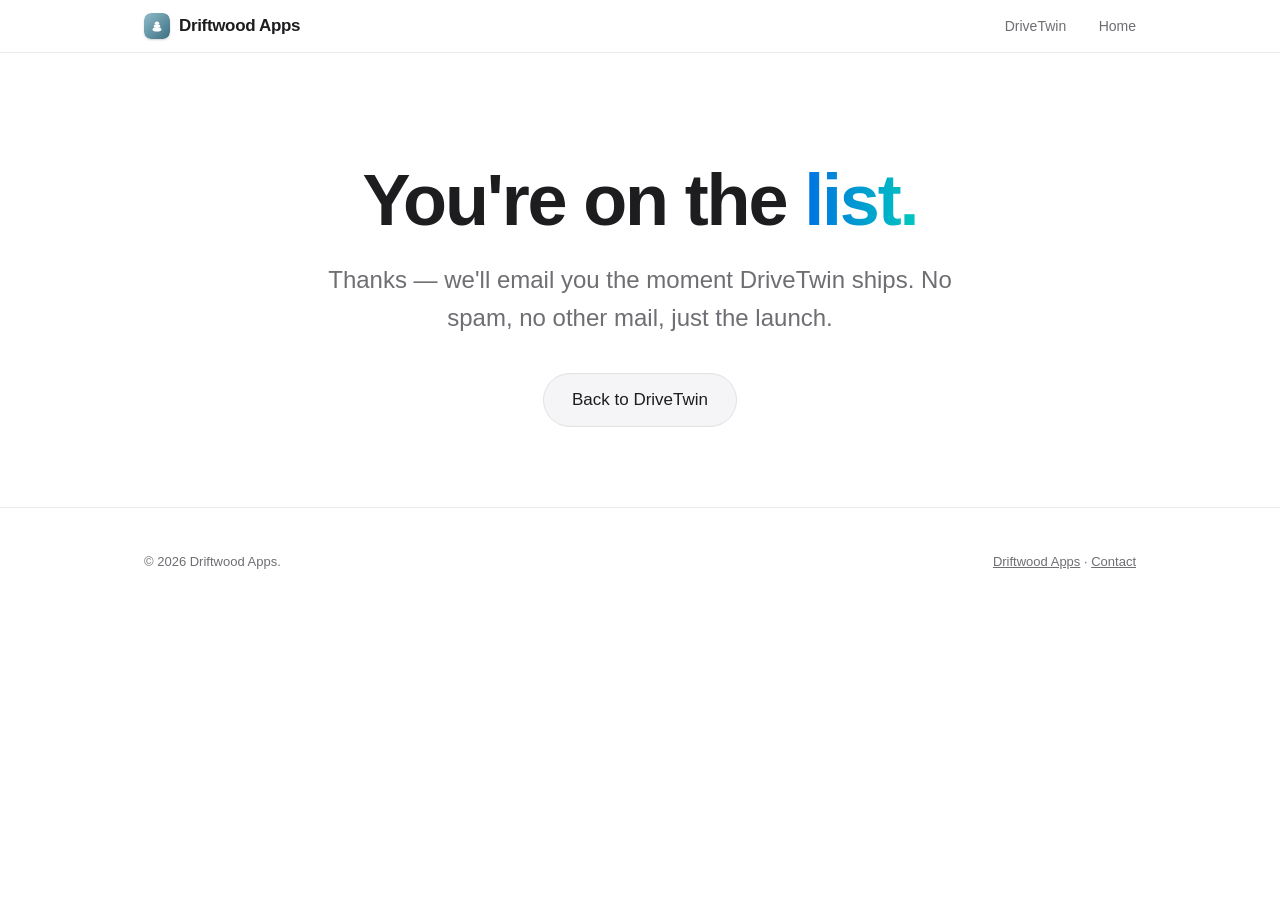
<file: thanks/index.html>
<!DOCTYPE html>
<html lang="en">
<head>
  <meta charset="UTF-8">
  <meta name="viewport" content="width=device-width, initial-scale=1.0">
  <title>You're on the list — DriveTwin</title>
  <meta name="robots" content="noindex">
  <link rel="icon" href="/favicon.ico" sizes="any">
  <link rel="icon" type="image/png" sizes="32x32" href="/favicon-32x32.png">
  <meta name="theme-color" content="#3C6E82">
  <link rel="stylesheet" href="/styles.css">
</head>
<body>

  <nav>
    <div class="wrap">
      <a class="brand" href="/">
        <svg class="brandmark" viewBox="0 0 100 100" width="26" height="26" aria-hidden="true">
          <defs><linearGradient id="navpeb" x1="0" y1="0" x2="1" y2="1">
            <stop offset="0" stop-color="#8FBCC9"/><stop offset="1" stop-color="#3C6E82"/></linearGradient></defs>
          <rect width="100" height="100" rx="26" fill="url(#navpeb)"/>
          <ellipse cx="50" cy="63" rx="17" ry="8" fill="#fff"/>
          <ellipse cx="50" cy="50" rx="12.5" ry="7" fill="#fff"/>
          <ellipse cx="50" cy="39" rx="8.5" ry="6" fill="#fff"/>
        </svg>
        <span>Driftwood&nbsp;Apps</span>
      </a>
      <div class="links">
        <a href="/drivetwin/">DriveTwin</a>
        <a href="/">Home</a>
      </div>
    </div>
  </nav>

  <header class="hero">
    <h1>You're on the <span class="grad">list.</span></h1>
    <p class="sub">Thanks — we'll email you the moment DriveTwin ships.
       No spam, no other mail, just the launch.</p>
    <div class="cta-row">
      <a class="btn btn-secondary" href="/drivetwin/">Back to DriveTwin</a>
    </div>
  </header>

  <footer>
    <div class="wrap">
      <span>© 2026 Driftwood Apps.</span>
      <span><a href="/">Driftwood Apps</a> · <a href="mailto:hello@driftwoodapps.com">Contact</a></span>
    </div>
  </footer>

</body>
</html>
</file>
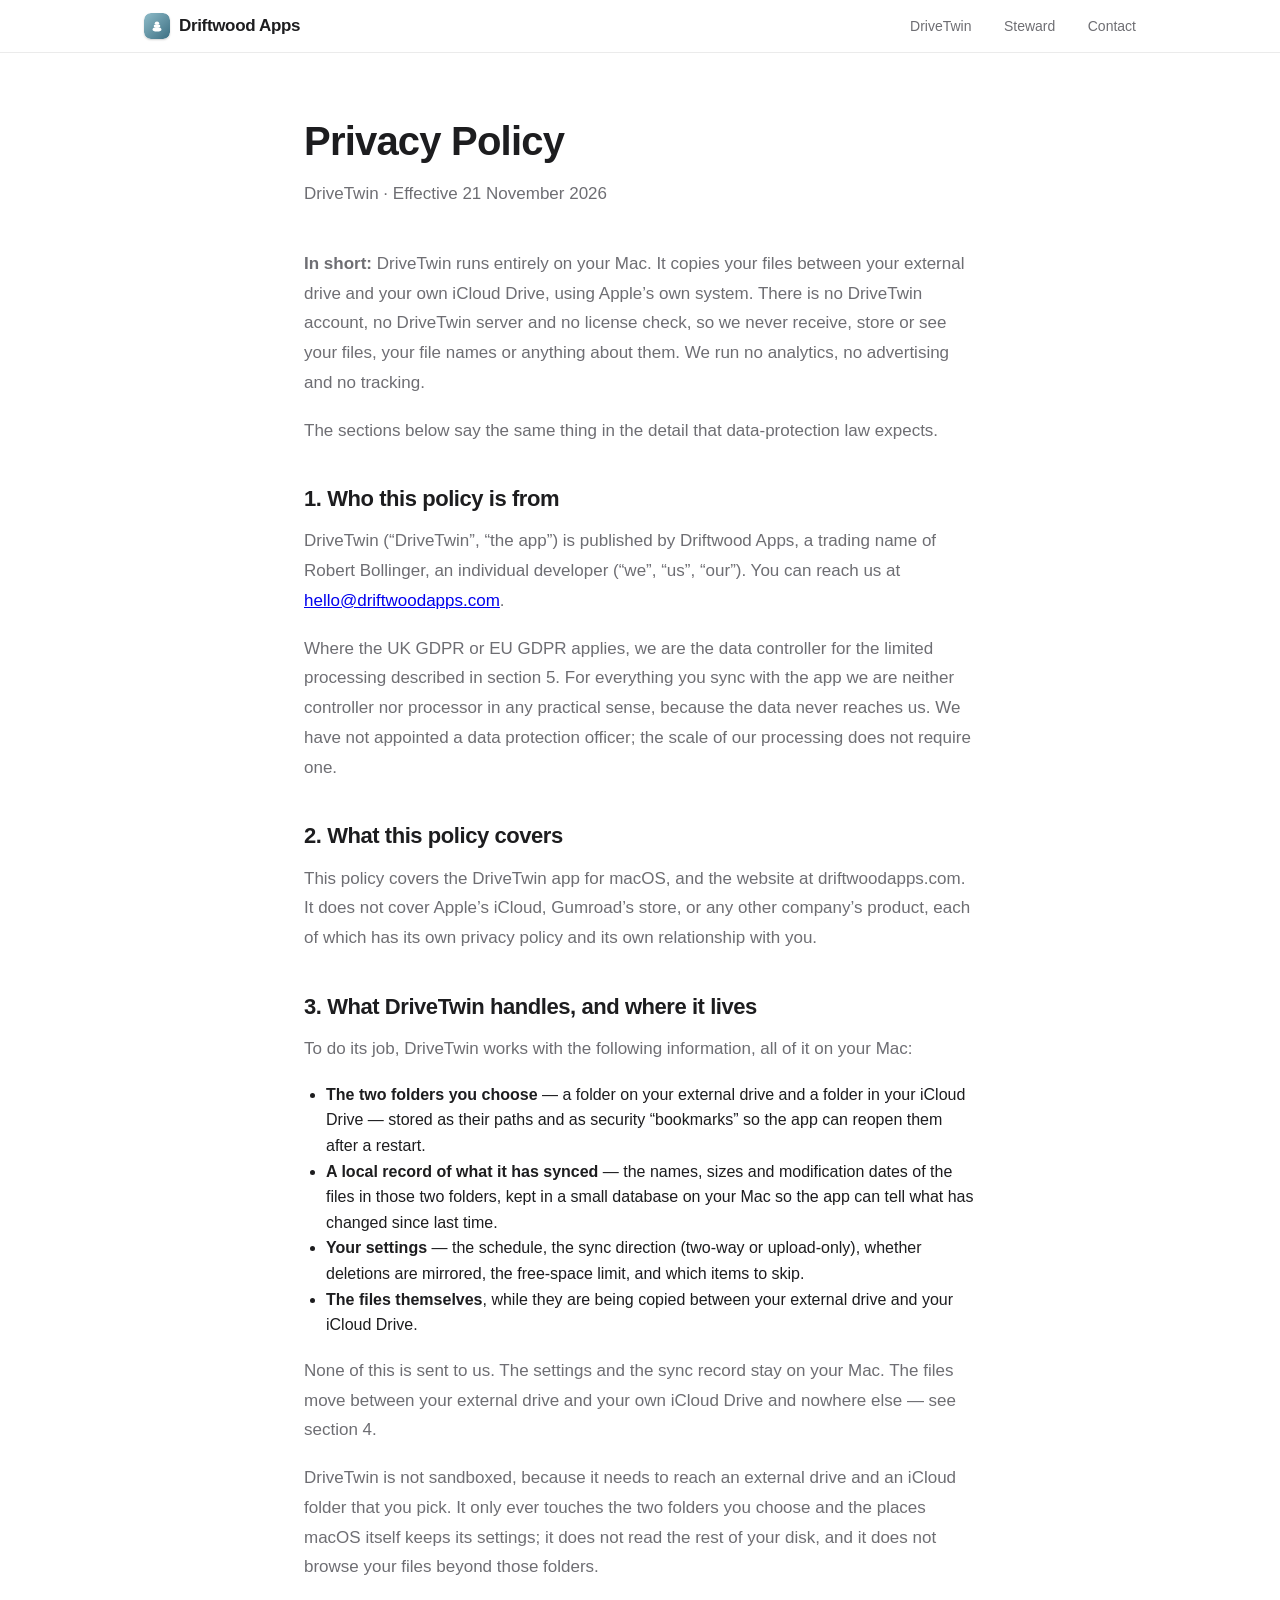
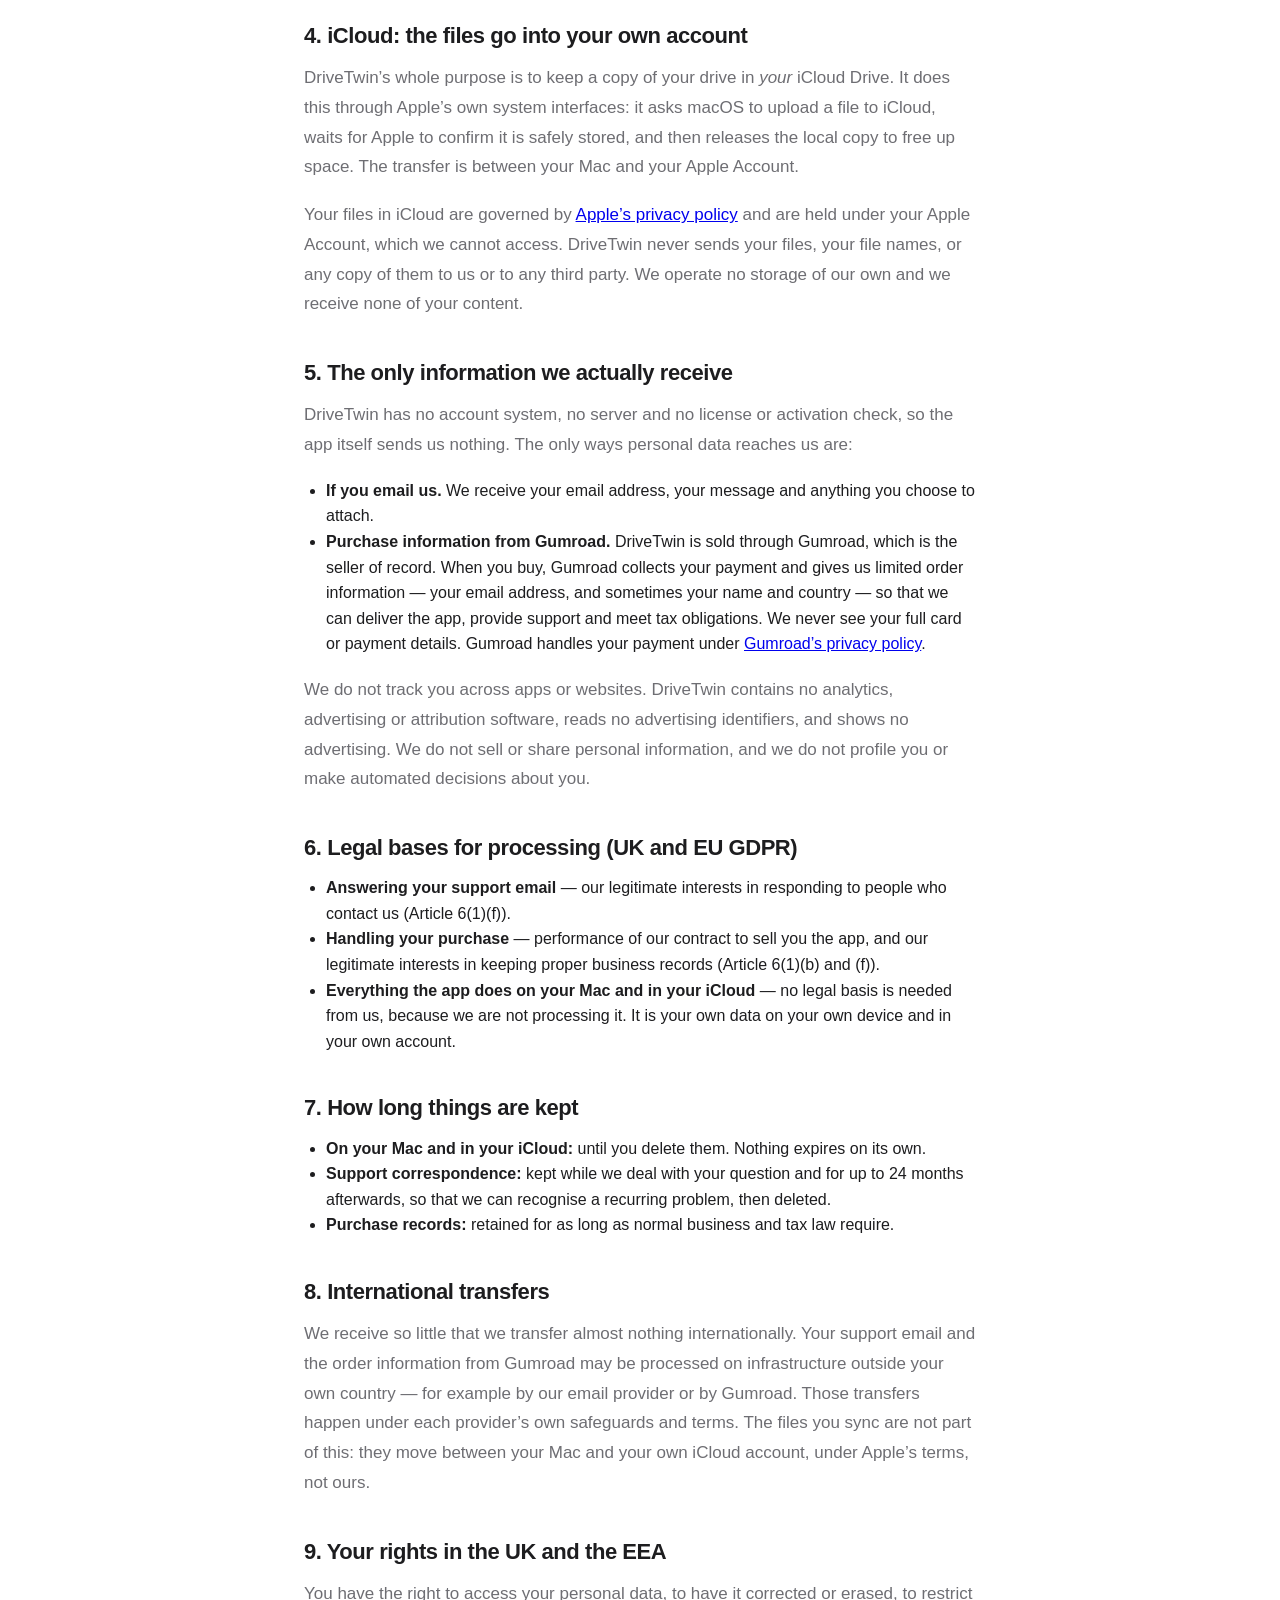
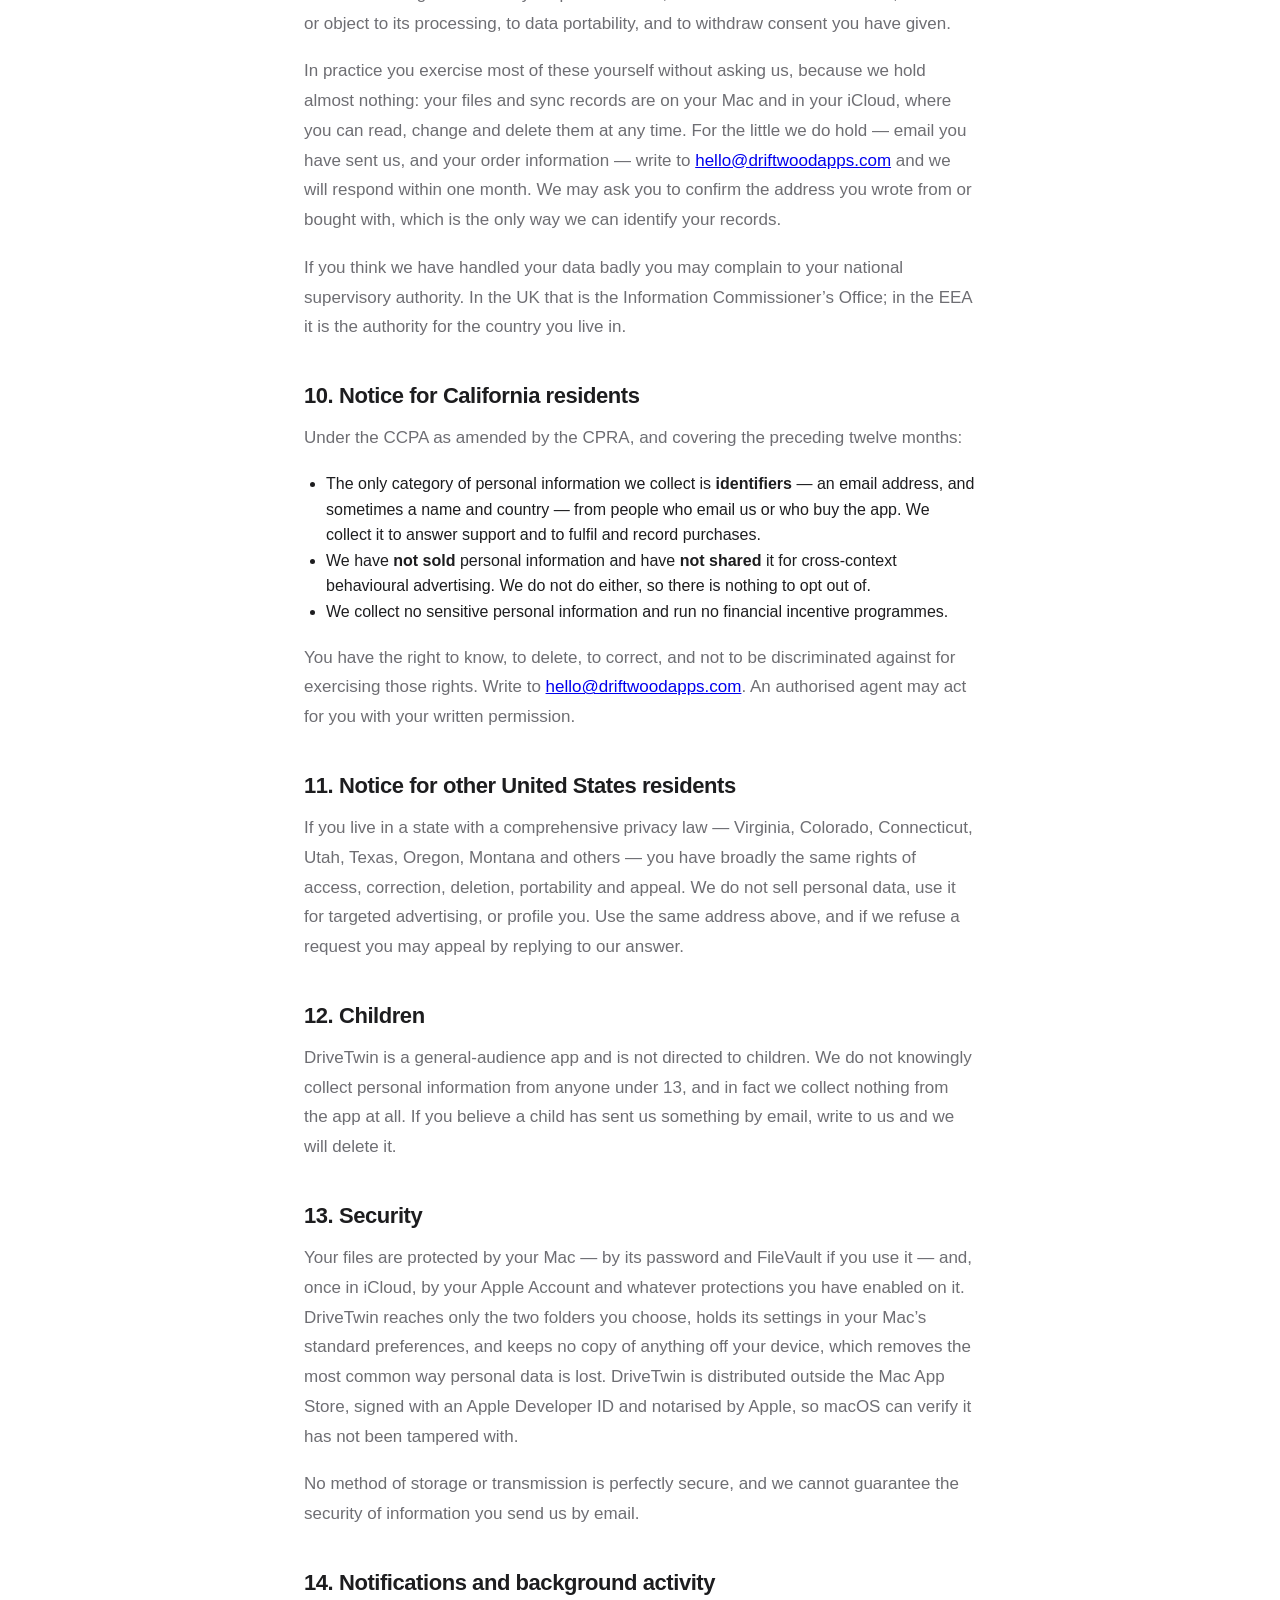
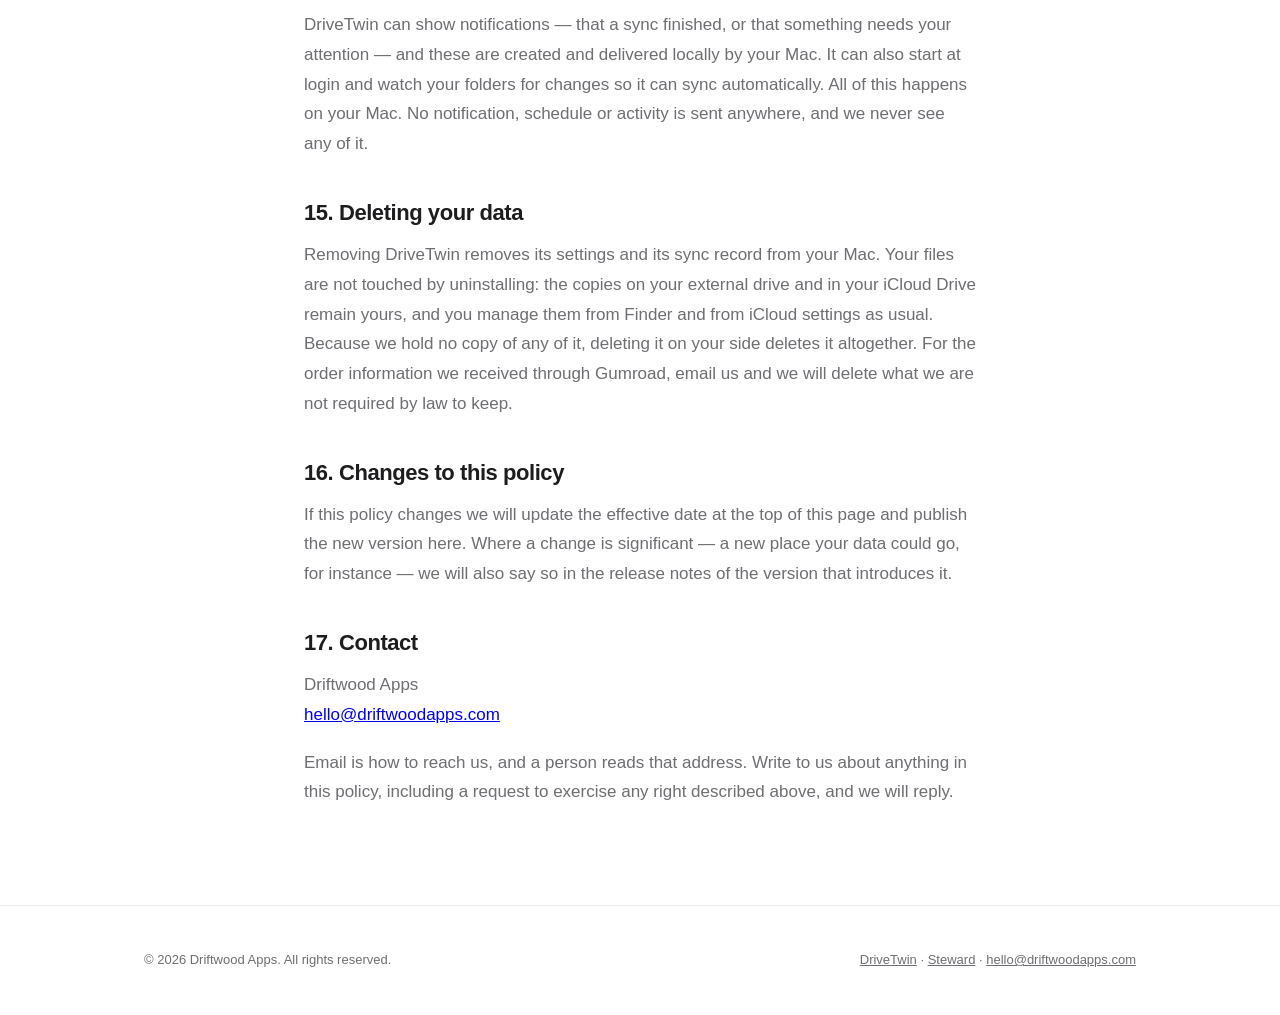
<file: drivetwin/privacy/index.html>
<!DOCTYPE html>
<html lang="en">
<head>
  <meta charset="UTF-8">
  <meta name="viewport" content="width=device-width, initial-scale=1.0">
  <title>DriveTwin — Privacy Policy</title>
  <meta name="description" content="DriveTwin privacy policy: no account, no server, no license check, no tracking. Your files stay on your Mac, your external drive, and your own iCloud. Includes GDPR, CCPA and US state privacy notices.">
  <link rel="icon" href="/drivetwin-favicon.ico" sizes="any">
  <link rel="icon" type="image/png" sizes="32x32" href="/drivetwin-favicon-32x32.png">
  <link rel="icon" type="image/png" sizes="16x16" href="/drivetwin-favicon-16x16.png">
  <link rel="apple-touch-icon" sizes="180x180" href="/drivetwin-apple-touch-icon.png">
  <link rel="manifest" href="/site.webmanifest">
  <meta name="theme-color" content="#0A84FF">
  <link rel="stylesheet" href="../../styles.css">
  <style>
    /* The shared stylesheet is built for marketing sections, where paragraphs
       sit alone in a card. A policy is continuous prose and needs the spacing
       back, or the clauses run into one another. */
    .policy p { color: var(--text-soft); font-size: 17px; line-height: 1.75; margin: 0 0 18px; }
    .policy h2 { margin-top: 36px; margin-bottom: 10px; }
    .policy h3 { margin-top: 26px; margin-bottom: 8px; font-size: 18px; }
    .policy ul { margin: 0 0 18px; padding-left: 22px; }
    .policy a { text-decoration: underline; }
  </style>
</head>
<body>

  <nav>
    <div class="wrap">
      <a class="brand" href="/">
        <svg class="brandmark" viewBox="0 0 100 100" width="26" height="26" aria-hidden="true">
          <defs><linearGradient id="navpeb" x1="0" y1="0" x2="1" y2="1">
            <stop offset="0" stop-color="#8FBCC9"/><stop offset="1" stop-color="#3C6E82"/></linearGradient></defs>
          <rect width="100" height="100" rx="26" fill="url(#navpeb)"/>
          <ellipse cx="50" cy="63" rx="17" ry="8" fill="#fff"/>
          <ellipse cx="50" cy="50" rx="12.5" ry="7" fill="#fff"/>
          <ellipse cx="50" cy="39" rx="8.5" ry="6" fill="#fff"/>
        </svg>
        <span>Driftwood&nbsp;Apps</span>
      </a>
      <div class="links">
        <a href="/drivetwin/">DriveTwin</a>
        <a href="/steward/">Steward</a>
        <a href="mailto:hello@driftwoodapps.com">Contact</a>
      </div>
    </div>
  </nav>

  <section style="padding-top: 56px;">
    <div class="wrap policy" style="max-width: 720px;">
      <h1 style="font-size: 40px; letter-spacing: -0.02em; margin-bottom: 6px;">Privacy Policy</h1>
      <p class="section-sub" style="text-align: left; margin-bottom: 40px;">
        DriveTwin &middot; Effective 21 November 2026
      </p>

      <p><strong>In short:</strong> DriveTwin runs entirely on your Mac. It copies your files
         between your external drive and your own iCloud Drive, using Apple&rsquo;s own system.
         There is no DriveTwin account, no DriveTwin server and no license check, so we never
         receive, store or see your files, your file names or anything about them. We run no
         analytics, no advertising and no tracking.</p>
      <p>The sections below say the same thing in the detail that data-protection law expects.</p>

      <h2 class="section-title" style="text-align: left; font-size: 22px;">1. Who this policy is from</h2>
      <p>DriveTwin (&ldquo;DriveTwin&rdquo;, &ldquo;the app&rdquo;) is published by Driftwood
         Apps, a trading name of Robert Bollinger, an individual developer (&ldquo;we&rdquo;,
         &ldquo;us&rdquo;, &ldquo;our&rdquo;). You can reach us at
         <a href="mailto:hello@driftwoodapps.com">hello@driftwoodapps.com</a>.</p>
      <p>Where the UK GDPR or EU GDPR applies, we are the data controller for the limited
         processing described in section 5. For everything you sync with the app we are neither
         controller nor processor in any practical sense, because the data never reaches us. We
         have not appointed a data protection officer; the scale of our processing does not
         require one.</p>

      <h2 class="section-title" style="text-align: left; font-size: 22px;">2. What this policy covers</h2>
      <p>This policy covers the DriveTwin app for macOS, and the website at driftwoodapps.com. It
         does not cover Apple&rsquo;s iCloud, Gumroad&rsquo;s store, or any other
         company&rsquo;s product, each of which has its own privacy policy and its own
         relationship with you.</p>

      <h2 class="section-title" style="text-align: left; font-size: 22px;">3. What DriveTwin handles, and where it lives</h2>
      <p>To do its job, DriveTwin works with the following information, all of it on your Mac:</p>
      <ul>
        <li><strong>The two folders you choose</strong> &mdash; a folder on your external drive
            and a folder in your iCloud Drive &mdash; stored as their paths and as security
            &ldquo;bookmarks&rdquo; so the app can reopen them after a restart.</li>
        <li><strong>A local record of what it has synced</strong> &mdash; the names, sizes and
            modification dates of the files in those two folders, kept in a small database on
            your Mac so the app can tell what has changed since last time.</li>
        <li><strong>Your settings</strong> &mdash; the schedule, the sync direction (two-way or
            upload-only), whether deletions are mirrored, the free-space limit, and which items
            to skip.</li>
        <li><strong>The files themselves</strong>, while they are being copied between your
            external drive and your iCloud Drive.</li>
      </ul>
      <p>None of this is sent to us. The settings and the sync record stay on your Mac. The files
         move between your external drive and your own iCloud Drive and nowhere else &mdash; see
         section 4.</p>
      <p>DriveTwin is not sandboxed, because it needs to reach an external drive and an iCloud
         folder that you pick. It only ever touches the two folders you choose and the places
         macOS itself keeps its settings; it does not read the rest of your disk, and it does
         not browse your files beyond those folders.</p>

      <h2 class="section-title" style="text-align: left; font-size: 22px;">4. iCloud: the files go into your own account</h2>
      <p>DriveTwin&rsquo;s whole purpose is to keep a copy of your drive in <em>your</em> iCloud
         Drive. It does this through Apple&rsquo;s own system interfaces: it asks macOS to upload
         a file to iCloud, waits for Apple to confirm it is safely stored, and then releases the
         local copy to free up space. The transfer is between your Mac and your Apple Account.</p>
      <p>Your files in iCloud are governed by
         <a href="https://www.apple.com/legal/privacy/">Apple&rsquo;s privacy policy</a> and are
         held under your Apple Account, which we cannot access. DriveTwin never sends your files,
         your file names, or any copy of them to us or to any third party. We operate no storage
         of our own and we receive none of your content.</p>

      <h2 class="section-title" style="text-align: left; font-size: 22px;">5. The only information we actually receive</h2>
      <p>DriveTwin has no account system, no server and no license or activation check, so the
         app itself sends us nothing. The only ways personal data reaches us are:</p>
      <ul>
        <li><strong>If you email us.</strong> We receive your email address, your message and
            anything you choose to attach.</li>
        <li><strong>Purchase information from Gumroad.</strong> DriveTwin is sold through Gumroad,
            which is the seller of record. When you buy, Gumroad collects your payment and gives
            us limited order information &mdash; your email address, and sometimes your name and
            country &mdash; so that we can deliver the app, provide support and meet tax
            obligations. We never see your full card or payment details. Gumroad handles your
            payment under
            <a href="https://gumroad.com/privacy">Gumroad&rsquo;s privacy policy</a>.</li>
      </ul>
      <p>We do not track you across apps or websites. DriveTwin contains no analytics, advertising
         or attribution software, reads no advertising identifiers, and shows no advertising. We
         do not sell or share personal information, and we do not profile you or make automated
         decisions about you.</p>

      <h2 class="section-title" style="text-align: left; font-size: 22px;">6. Legal bases for processing (UK and EU GDPR)</h2>
      <ul>
        <li><strong>Answering your support email</strong> &mdash; our legitimate interests in
            responding to people who contact us (Article 6(1)(f)).</li>
        <li><strong>Handling your purchase</strong> &mdash; performance of our contract to sell
            you the app, and our legitimate interests in keeping proper business records
            (Article 6(1)(b) and (f)).</li>
        <li><strong>Everything the app does on your Mac and in your iCloud</strong> &mdash; no
            legal basis is needed from us, because we are not processing it. It is your own data
            on your own device and in your own account.</li>
      </ul>

      <h2 class="section-title" style="text-align: left; font-size: 22px;">7. How long things are kept</h2>
      <ul>
        <li><strong>On your Mac and in your iCloud:</strong> until you delete them. Nothing
            expires on its own.</li>
        <li><strong>Support correspondence:</strong> kept while we deal with your question and for
            up to 24 months afterwards, so that we can recognise a recurring problem, then
            deleted.</li>
        <li><strong>Purchase records:</strong> retained for as long as normal business and tax
            law require.</li>
      </ul>

      <h2 class="section-title" style="text-align: left; font-size: 22px;">8. International transfers</h2>
      <p>We receive so little that we transfer almost nothing internationally. Your support email
         and the order information from Gumroad may be processed on infrastructure outside your
         own country &mdash; for example by our email provider or by Gumroad. Those transfers
         happen under each provider&rsquo;s own safeguards and terms. The files you sync are not
         part of this: they move between your Mac and your own iCloud account, under Apple&rsquo;s
         terms, not ours.</p>

      <h2 class="section-title" style="text-align: left; font-size: 22px;">9. Your rights in the UK and the EEA</h2>
      <p>You have the right to access your personal data, to have it corrected or erased, to
         restrict or object to its processing, to data portability, and to withdraw consent you
         have given.</p>
      <p>In practice you exercise most of these yourself without asking us, because we hold almost
         nothing: your files and sync records are on your Mac and in your iCloud, where you can
         read, change and delete them at any time. For the little we do hold &mdash; email you
         have sent us, and your order information &mdash; write to
         <a href="mailto:hello@driftwoodapps.com">hello@driftwoodapps.com</a> and we will respond
         within one month. We may ask you to confirm the address you wrote from or bought with,
         which is the only way we can identify your records.</p>
      <p>If you think we have handled your data badly you may complain to your national
         supervisory authority. In the UK that is the Information Commissioner&rsquo;s Office; in
         the EEA it is the authority for the country you live in.</p>

      <h2 class="section-title" style="text-align: left; font-size: 22px;">10. Notice for California residents</h2>
      <p>Under the CCPA as amended by the CPRA, and covering the preceding twelve months:</p>
      <ul>
        <li>The only category of personal information we collect is <strong>identifiers</strong>
            &mdash; an email address, and sometimes a name and country &mdash; from people who
            email us or who buy the app. We collect it to answer support and to fulfil and record
            purchases.</li>
        <li>We have <strong>not sold</strong> personal information and have <strong>not
            shared</strong> it for cross-context behavioural advertising. We do not do either, so
            there is nothing to opt out of.</li>
        <li>We collect no sensitive personal information and run no financial incentive
            programmes.</li>
      </ul>
      <p>You have the right to know, to delete, to correct, and not to be discriminated against
         for exercising those rights. Write to
         <a href="mailto:hello@driftwoodapps.com">hello@driftwoodapps.com</a>. An authorised
         agent may act for you with your written permission.</p>

      <h2 class="section-title" style="text-align: left; font-size: 22px;">11. Notice for other United States residents</h2>
      <p>If you live in a state with a comprehensive privacy law &mdash; Virginia, Colorado,
         Connecticut, Utah, Texas, Oregon, Montana and others &mdash; you have broadly the same
         rights of access, correction, deletion, portability and appeal. We do not sell personal
         data, use it for targeted advertising, or profile you. Use the same address above, and
         if we refuse a request you may appeal by replying to our answer.</p>

      <h2 class="section-title" style="text-align: left; font-size: 22px;">12. Children</h2>
      <p>DriveTwin is a general-audience app and is not directed to children. We do not knowingly
         collect personal information from anyone under 13, and in fact we collect nothing from
         the app at all. If you believe a child has sent us something by email, write to us and
         we will delete it.</p>

      <h2 class="section-title" style="text-align: left; font-size: 22px;">13. Security</h2>
      <p>Your files are protected by your Mac &mdash; by its password and FileVault if you use it
         &mdash; and, once in iCloud, by your Apple Account and whatever protections you have
         enabled on it. DriveTwin reaches only the two folders you choose, holds its settings in
         your Mac&rsquo;s standard preferences, and keeps no copy of anything off your device,
         which removes the most common way personal data is lost. DriveTwin is distributed outside
         the Mac App Store, signed with an Apple Developer ID and notarised by Apple, so macOS can
         verify it has not been tampered with.</p>
      <p>No method of storage or transmission is perfectly secure, and we cannot guarantee the
         security of information you send us by email.</p>

      <h2 class="section-title" style="text-align: left; font-size: 22px;">14. Notifications and background activity</h2>
      <p>DriveTwin can show notifications &mdash; that a sync finished, or that something needs
         your attention &mdash; and these are created and delivered locally by your Mac. It can
         also start at login and watch your folders for changes so it can sync automatically. All
         of this happens on your Mac. No notification, schedule or activity is sent anywhere, and
         we never see any of it.</p>

      <h2 class="section-title" style="text-align: left; font-size: 22px;">15. Deleting your data</h2>
      <p>Removing DriveTwin removes its settings and its sync record from your Mac. Your files are
         not touched by uninstalling: the copies on your external drive and in your iCloud Drive
         remain yours, and you manage them from Finder and from iCloud settings as usual. Because
         we hold no copy of any of it, deleting it on your side deletes it altogether. For the
         order information we received through Gumroad, email us and we will delete what we are
         not required by law to keep.</p>

      <h2 class="section-title" style="text-align: left; font-size: 22px;">16. Changes to this policy</h2>
      <p>If this policy changes we will update the effective date at the top of this page and
         publish the new version here. Where a change is significant &mdash; a new place your data
         could go, for instance &mdash; we will also say so in the release notes of the version
         that introduces it.</p>

      <h2 class="section-title" style="text-align: left; font-size: 22px;">17. Contact</h2>
      <p>Driftwood Apps<br>
         <a href="mailto:hello@driftwoodapps.com">hello@driftwoodapps.com</a></p>
      <p>Email is how to reach us, and a person reads that address. Write to us about anything in
         this policy, including a request to exercise any right described above, and we will
         reply.</p>
    </div>
  </section>

  <footer>
    <div class="wrap">
      <span>© 2026 Driftwood Apps. All rights reserved.</span>
      <span>
        <a href="/drivetwin/">DriveTwin</a> ·
        <a href="/steward/">Steward</a> ·
        <a href="mailto:hello@driftwoodapps.com">hello@driftwoodapps.com</a>
      </span>
    </div>
  </footer>

</body>
</html>
</file>
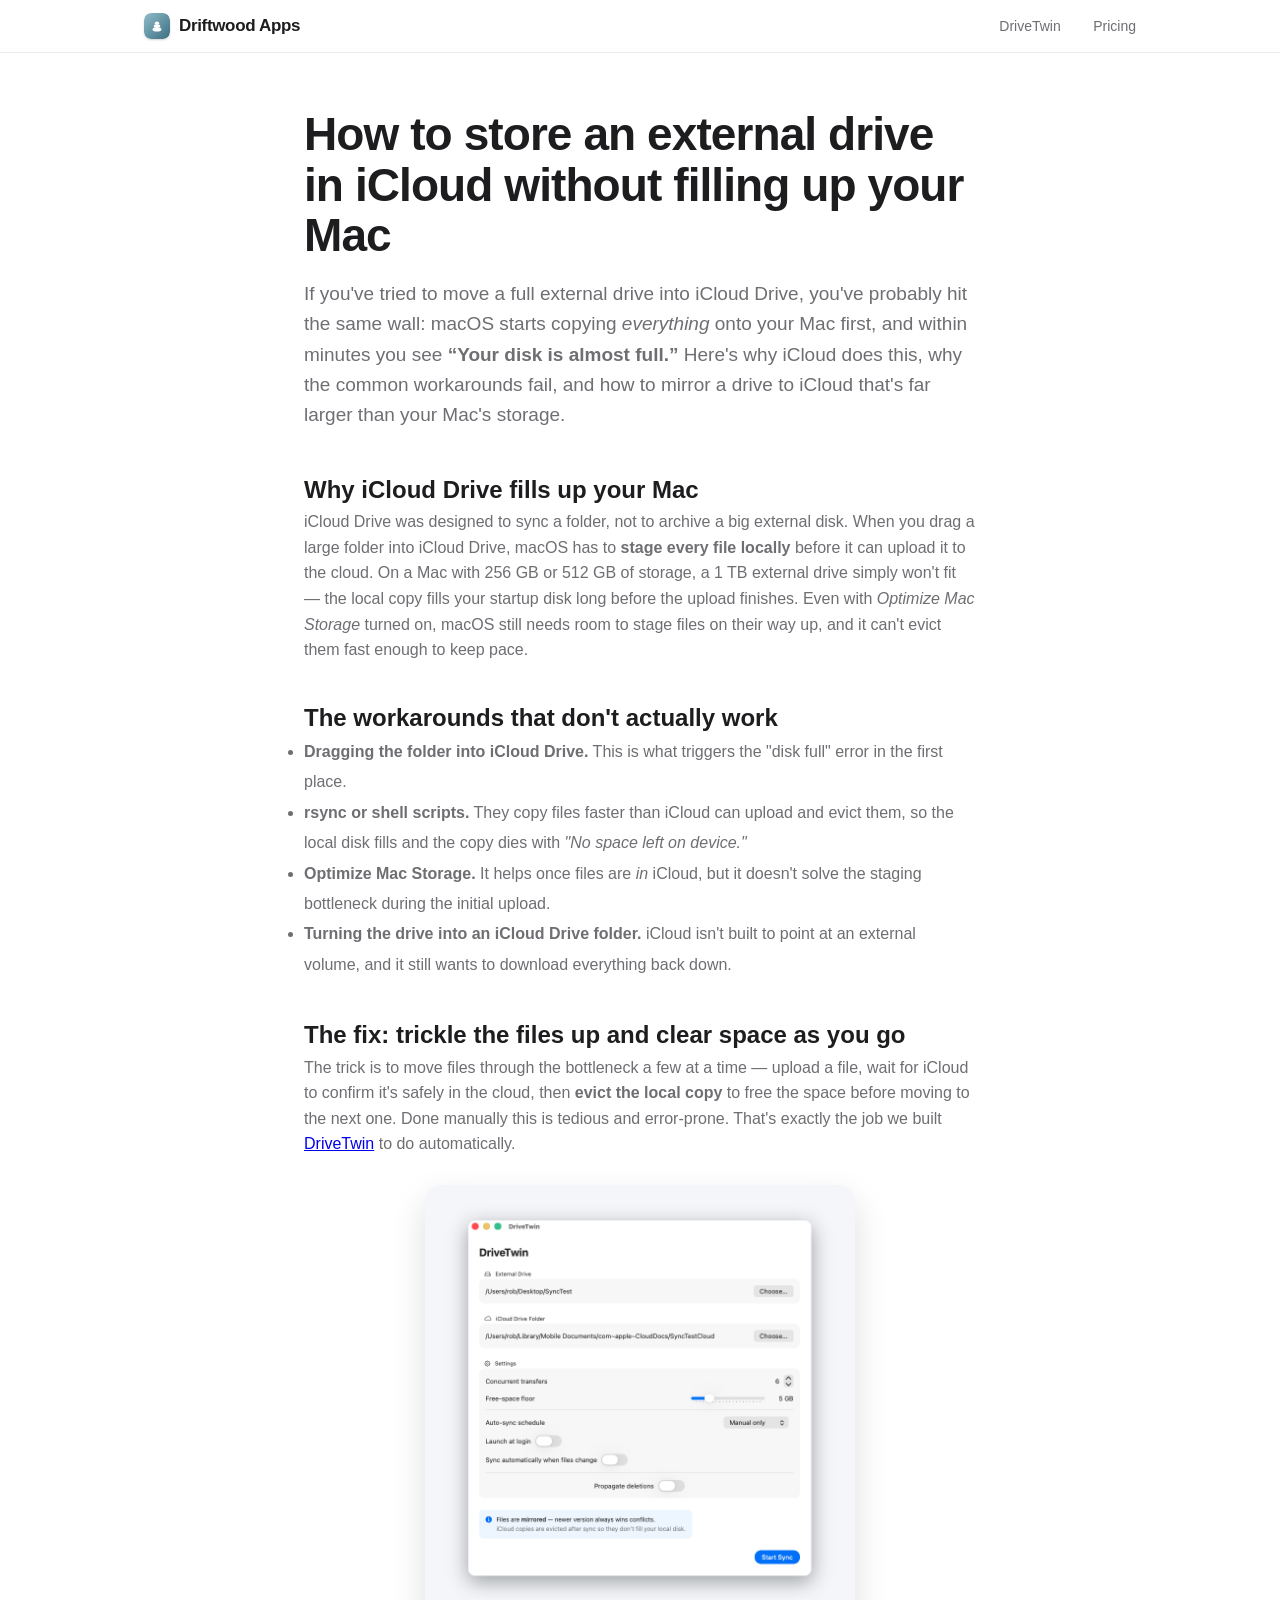
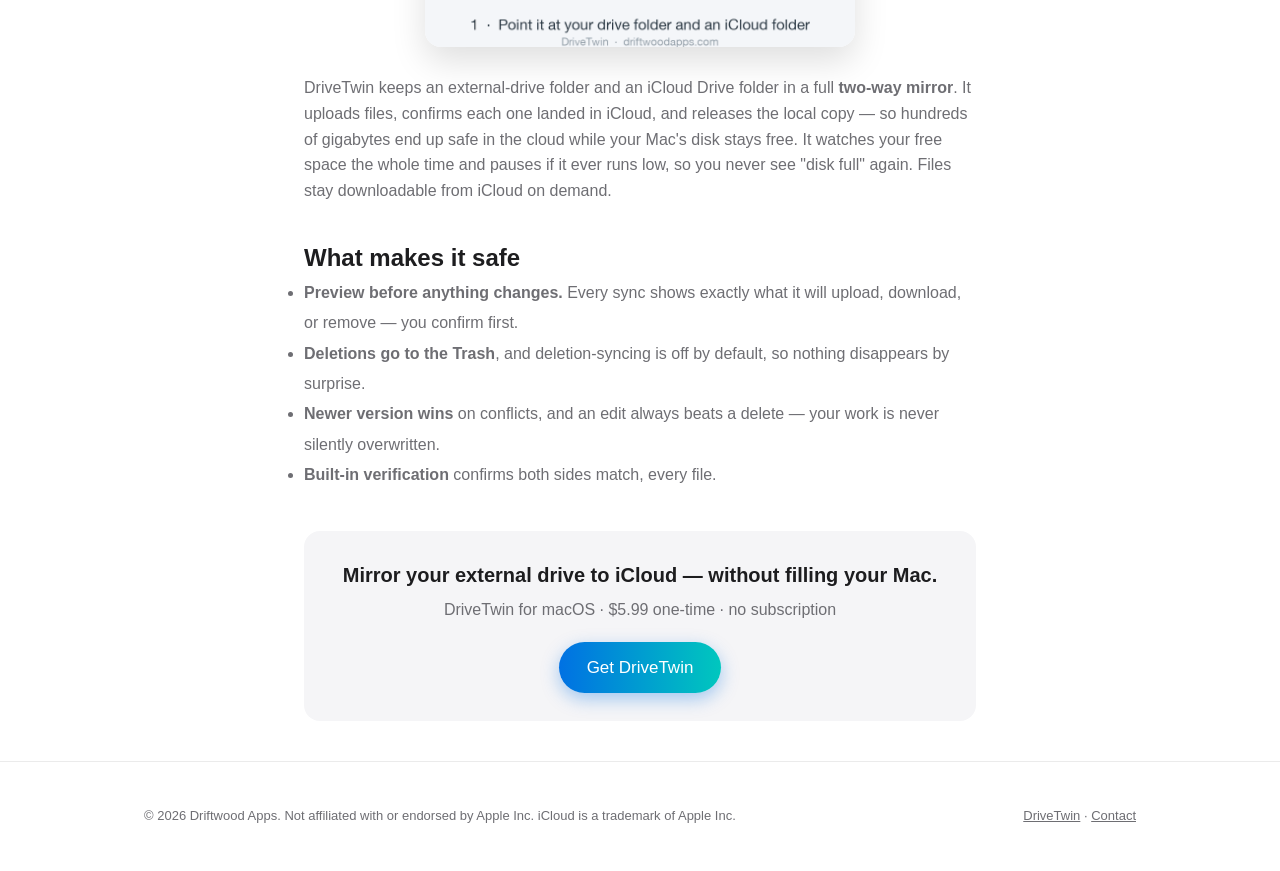
<file: guide/external-drive-icloud/index.html>
<!DOCTYPE html>
<html lang="en">
<head>
  <meta charset="UTF-8">
  <meta name="viewport" content="width=device-width, initial-scale=1.0">
  <title>How to store an external drive in iCloud without filling up your Mac</title>
  <meta name="description" content="iCloud Drive keeps downloading your whole external drive onto your Mac and filling the disk. Here's why it happens, why the usual fixes don't work, and how to mirror a drive to iCloud without running out of space.">
  <link rel="canonical" href="https://driftwoodapps.com/guide/external-drive-icloud/">
  <link rel="icon" href="/favicon.ico" sizes="any">
  <link rel="icon" type="image/png" sizes="32x32" href="/favicon-32x32.png">
  <link rel="apple-touch-icon" sizes="180x180" href="/apple-touch-icon.png">
  <meta name="theme-color" content="#3C6E82">
  <link rel="stylesheet" href="/styles.css">
</head>
<body>

  <nav>
    <div class="wrap">
      <a class="brand" href="/">
        <svg class="brandmark" viewBox="0 0 100 100" width="26" height="26" aria-hidden="true">
          <defs><linearGradient id="navpeb" x1="0" y1="0" x2="1" y2="1">
            <stop offset="0" stop-color="#8FBCC9"/><stop offset="1" stop-color="#3C6E82"/></linearGradient></defs>
          <rect width="100" height="100" rx="26" fill="url(#navpeb)"/>
          <ellipse cx="50" cy="63" rx="17" ry="8" fill="#fff"/>
          <ellipse cx="50" cy="50" rx="12.5" ry="7" fill="#fff"/>
          <ellipse cx="50" cy="39" rx="8.5" ry="6" fill="#fff"/>
        </svg>
        <span>Driftwood&nbsp;Apps</span>
      </a>
      <div class="links">
        <a href="/drivetwin/">DriveTwin</a>
        <a href="/drivetwin/#pricing">Pricing</a>
      </div>
    </div>
  </nav>

  <article class="wrap" style="max-width: 720px; padding-top: 56px; padding-bottom: 40px;">
    <h1 style="font-size: clamp(30px, 5vw, 46px); font-weight: 700; letter-spacing: -0.02em; line-height: 1.1;">
      How to store an external drive in iCloud without filling up your Mac
    </h1>
    <p style="font-size: 19px; color: var(--text-soft); margin-top: 18px;">
      If you've tried to move a full external drive into iCloud Drive, you've probably hit the same wall:
      macOS starts copying <em>everything</em> onto your Mac first, and within minutes you see
      <strong>“Your disk is almost full.”</strong> Here's why iCloud does this, why the common workarounds fail,
      and how to mirror a drive to iCloud that's far larger than your Mac's storage.
    </p>

    <h2 style="margin-top: 40px;">Why iCloud Drive fills up your Mac</h2>
    <p style="color: var(--text-soft);">
      iCloud Drive was designed to sync a folder, not to archive a big external disk. When you drag a large folder
      into iCloud Drive, macOS has to <strong>stage every file locally</strong> before it can upload it to the cloud.
      On a Mac with 256&nbsp;GB or 512&nbsp;GB of storage, a 1&nbsp;TB external drive simply won't fit — the local copy
      fills your startup disk long before the upload finishes. Even with <em>Optimize Mac Storage</em> turned on,
      macOS still needs room to stage files on their way up, and it can't evict them fast enough to keep pace.
    </p>

    <h2 style="margin-top: 36px;">The workarounds that don't actually work</h2>
    <ul style="color: var(--text-soft); line-height: 1.9;">
      <li><strong>Dragging the folder into iCloud Drive.</strong> This is what triggers the "disk full" error in the first place.</li>
      <li><strong>rsync or shell scripts.</strong> They copy files faster than iCloud can upload and evict them, so the local disk fills and the copy dies with <em>"No space left on device."</em></li>
      <li><strong>Optimize Mac Storage.</strong> It helps once files are <em>in</em> iCloud, but it doesn't solve the staging bottleneck during the initial upload.</li>
      <li><strong>Turning the drive into an iCloud Drive folder.</strong> iCloud isn't built to point at an external volume, and it still wants to download everything back down.</li>
    </ul>

    <h2 style="margin-top: 36px;">The fix: trickle the files up and clear space as you go</h2>
    <p style="color: var(--text-soft);">
      The trick is to move files through the bottleneck a few at a time — upload a file, wait for iCloud to confirm it's
      safely in the cloud, then <strong>evict the local copy</strong> to free the space before moving to the next one.
      Done manually this is tedious and error-prone. That's exactly the job we built
      <a href="/drivetwin/">DriveTwin</a> to do automatically.
    </p>
    <div style="max-width: 430px; margin: 28px auto;">
      <img src="/screenshots/drivetwin-demo.gif"
           alt="DriveTwin mirroring an external drive to iCloud: choose folders, review the plan, sync, verify."
           style="width: 100%; height: auto; border-radius: 16px; box-shadow: 0 14px 34px rgba(0,0,0,0.13); display: block;">
    </div>
    <p style="color: var(--text-soft);">
      DriveTwin keeps an external-drive folder and an iCloud Drive folder in a full <strong>two-way mirror</strong>.
      It uploads files, confirms each one landed in iCloud, and releases the local copy — so hundreds of gigabytes
      end up safe in the cloud while your Mac's disk stays free. It watches your free space the whole time and pauses
      if it ever runs low, so you never see "disk full" again. Files stay downloadable from iCloud on demand.
    </p>

    <h2 style="margin-top: 36px;">What makes it safe</h2>
    <ul style="color: var(--text-soft); line-height: 1.9;">
      <li><strong>Preview before anything changes.</strong> Every sync shows exactly what it will upload, download, or remove — you confirm first.</li>
      <li><strong>Deletions go to the Trash</strong>, and deletion-syncing is off by default, so nothing disappears by surprise.</li>
      <li><strong>Newer version wins</strong> on conflicts, and an edit always beats a delete — your work is never silently overwritten.</li>
      <li><strong>Built-in verification</strong> confirms both sides match, every file.</li>
    </ul>

    <div style="background: var(--bg-soft); border-radius: 16px; padding: 28px; margin-top: 40px; text-align: center;">
      <p style="font-size: 20px; font-weight: 600; margin-bottom: 6px;">Mirror your external drive to iCloud — without filling your Mac.</p>
      <p style="color: var(--text-soft); margin-bottom: 20px;">DriveTwin for macOS · $5.99 one-time · no subscription</p>
      <a class="btn btn-primary" href="/drivetwin/">Get DriveTwin</a>
    </div>
  </article>

  <footer>
    <div class="wrap">
      <span>© 2026 Driftwood Apps. Not affiliated with or endorsed by Apple Inc. iCloud is a trademark of Apple Inc.</span>
      <span><a href="/drivetwin/">DriveTwin</a> · <a href="mailto:hello@driftwoodapps.com">Contact</a></span>
    </div>
  </footer>

</body>
</html>
</file>
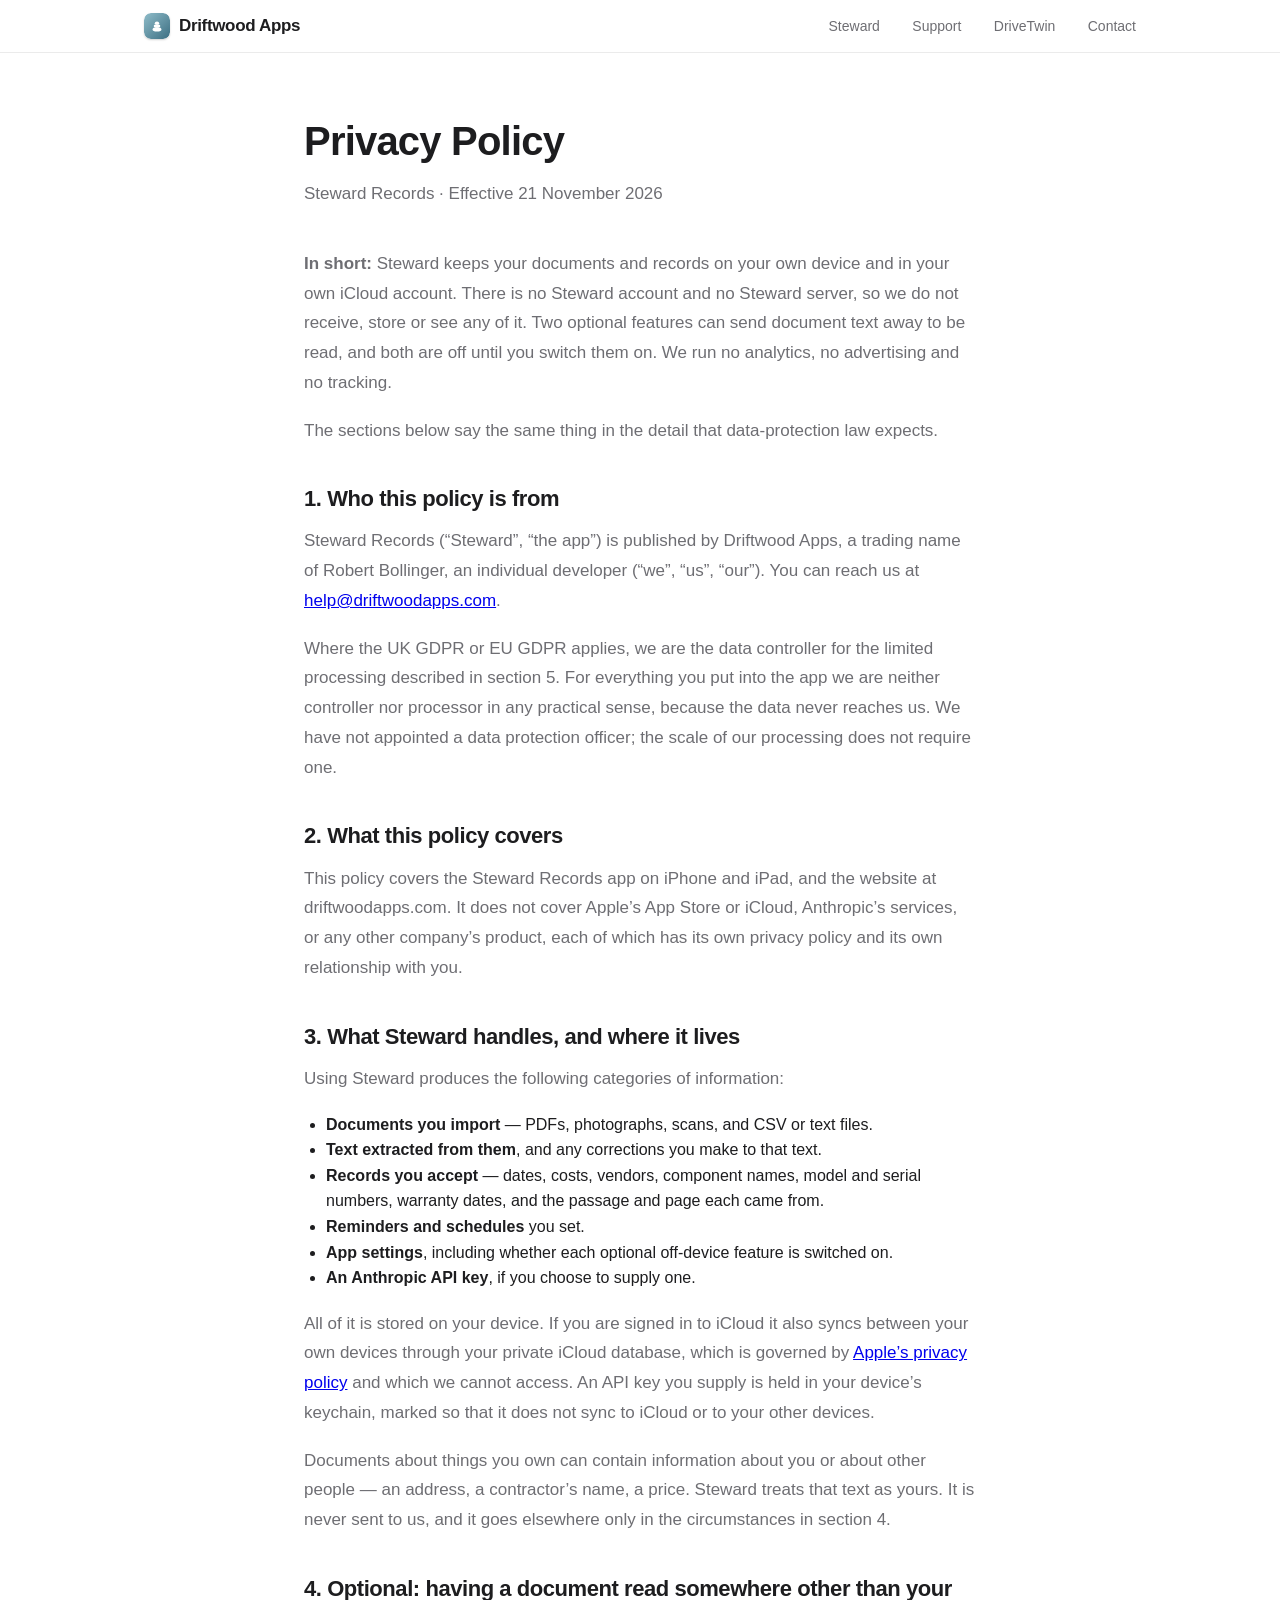
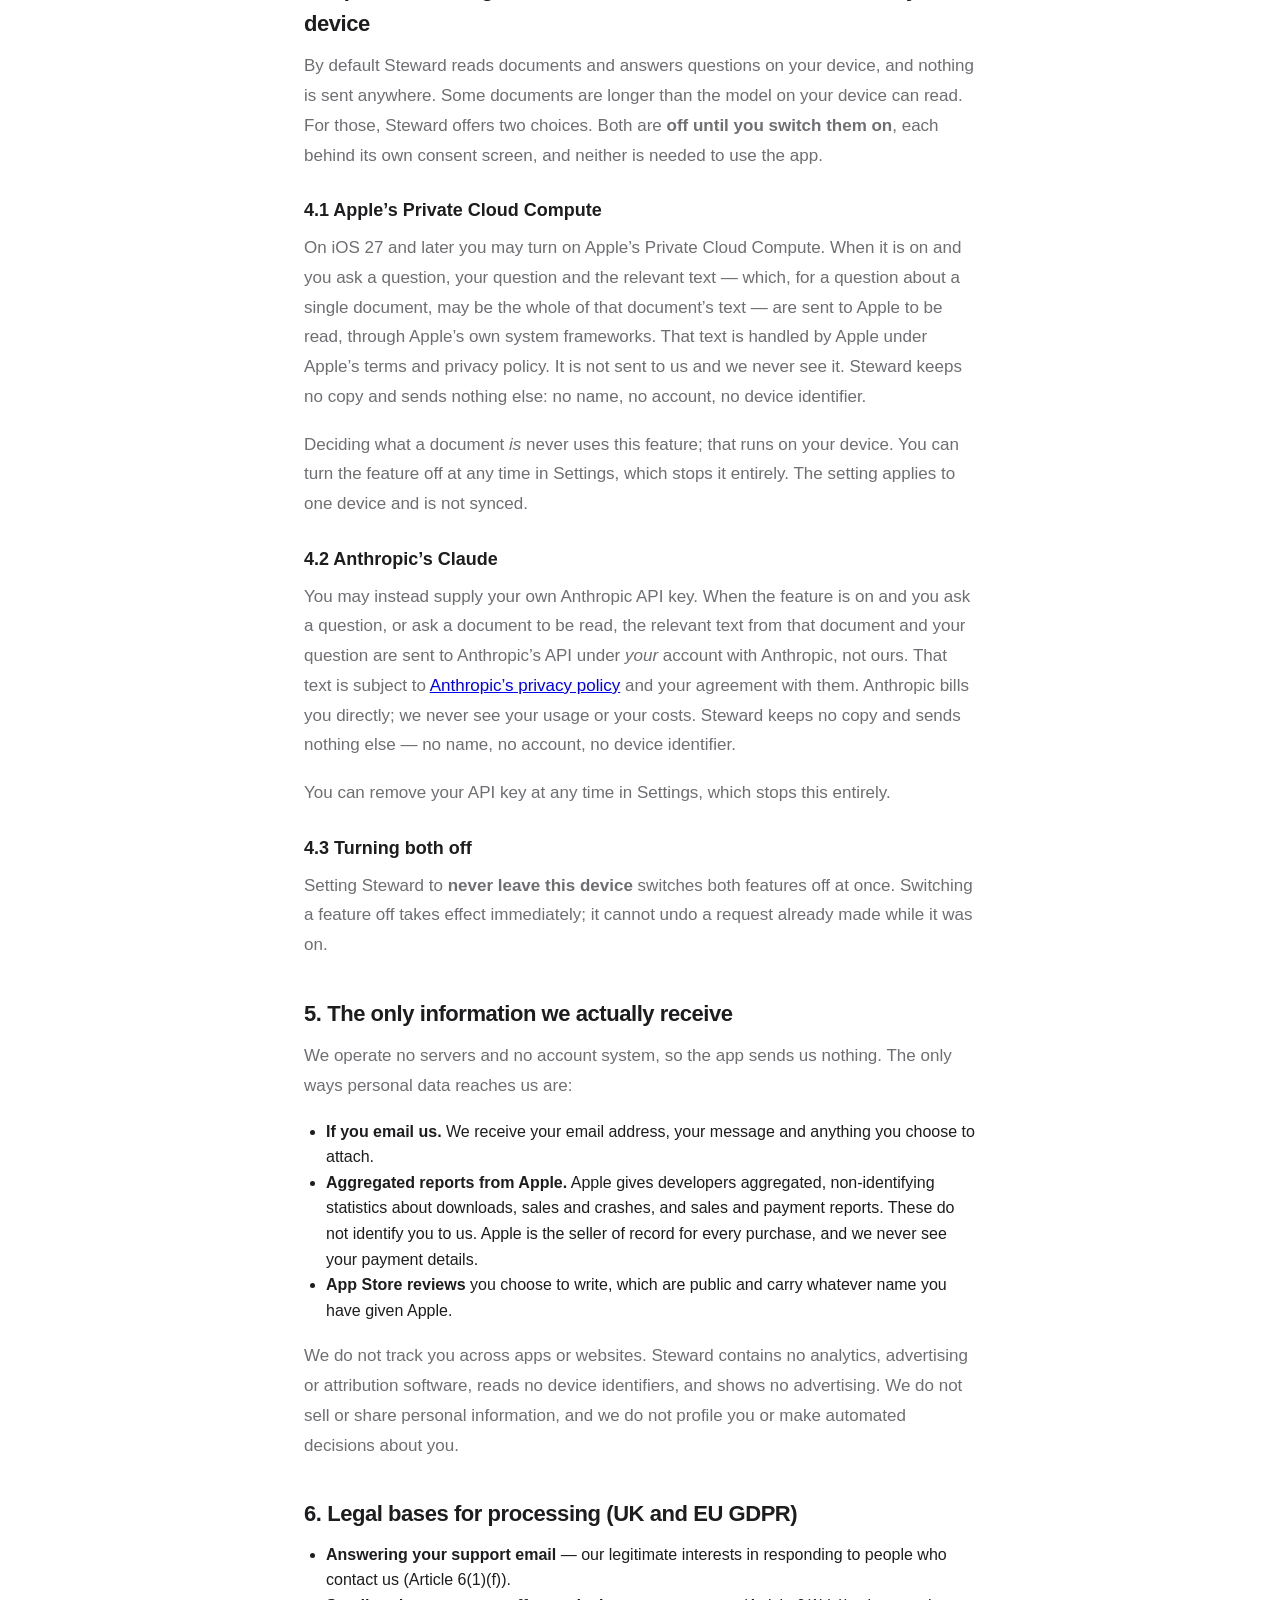
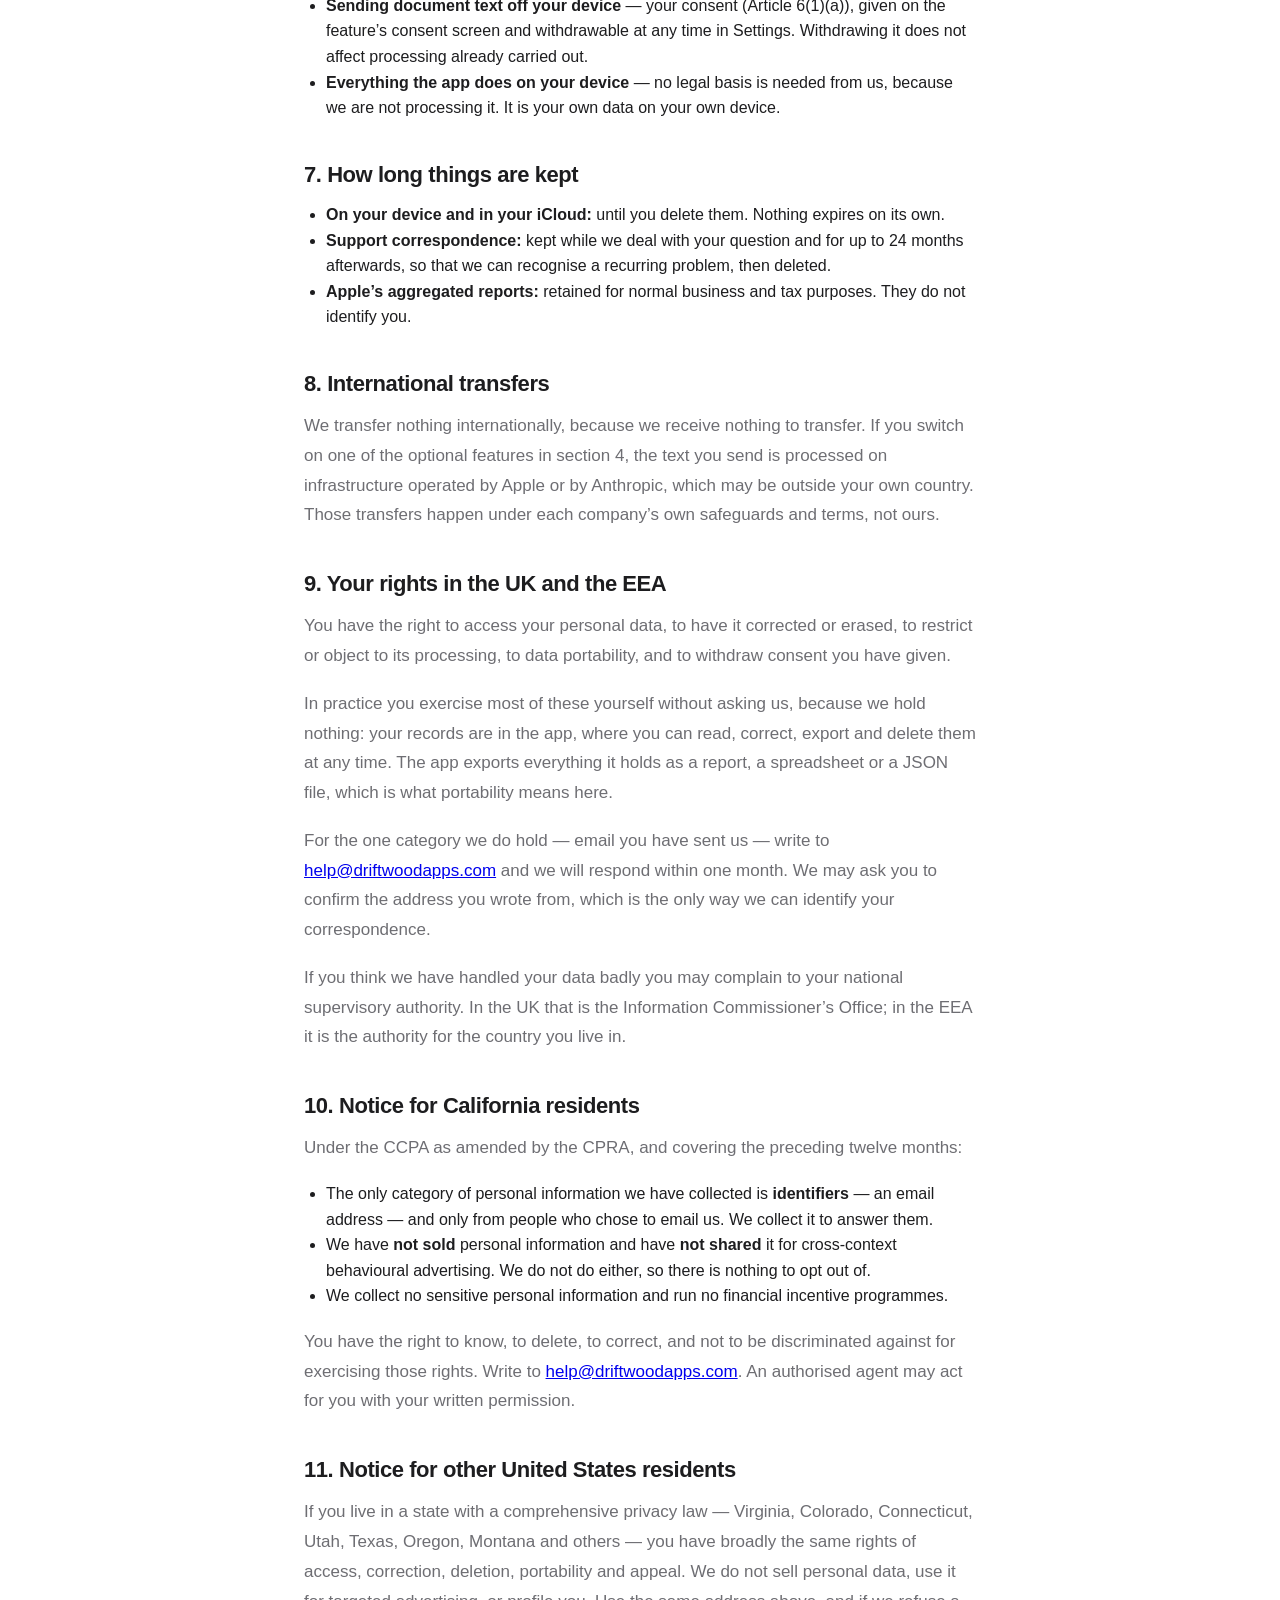
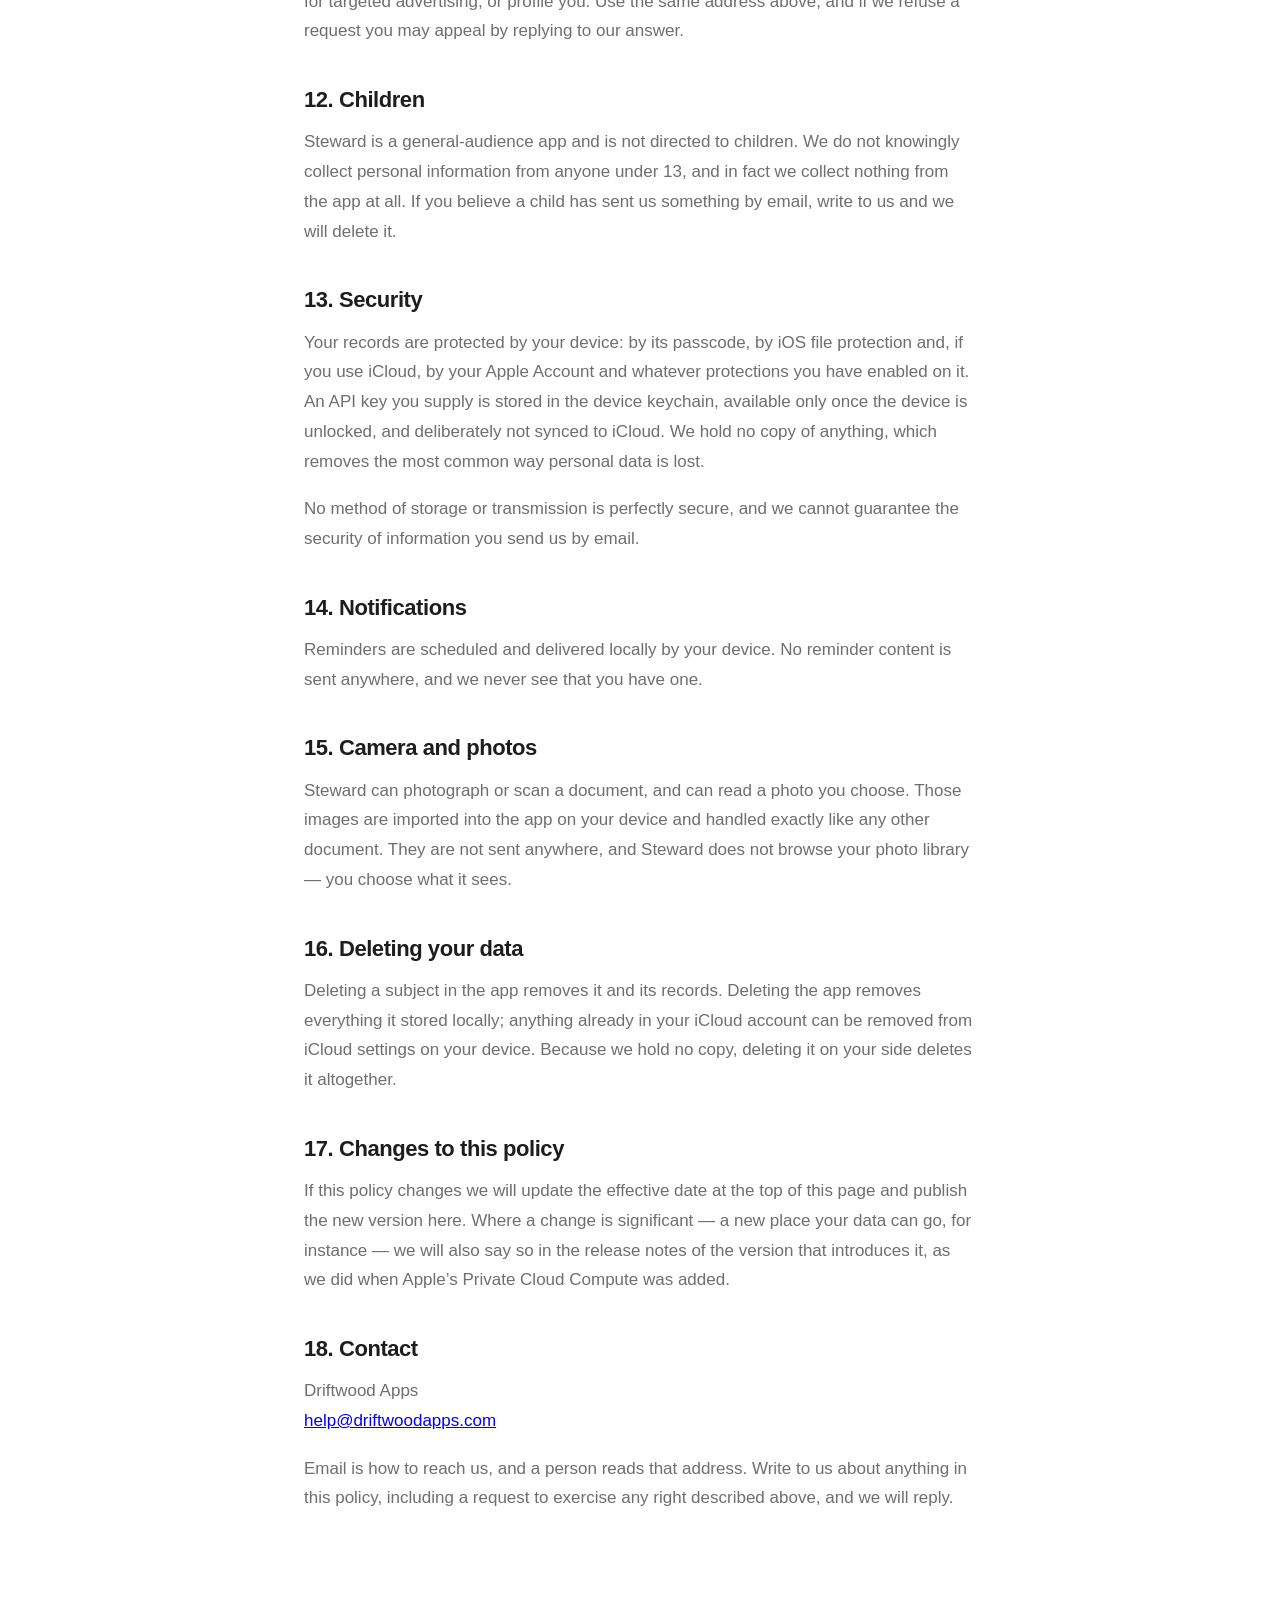
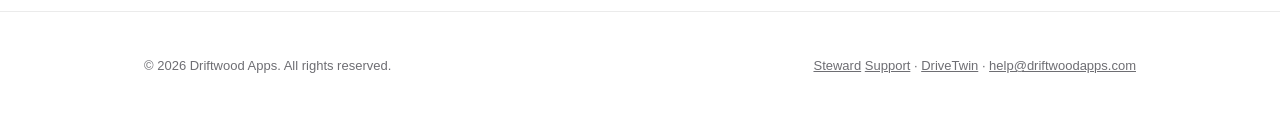
<file: steward/privacy/index.html>
<!DOCTYPE html>
<html lang="en">
<head>
  <meta charset="UTF-8">
  <meta name="viewport" content="width=device-width, initial-scale=1.0">
  <title>Steward Records — Privacy Policy</title>
  <meta name="description" content="Steward Records privacy policy: no accounts, no servers, no tracking. Your documents stay on your devices and in your own iCloud. Includes GDPR, CCPA and US state privacy notices.">
  <link rel="icon" href="/favicon.ico" sizes="any">
  <link rel="icon" type="image/png" sizes="32x32" href="/favicon-32x32.png">
  <link rel="icon" type="image/png" sizes="16x16" href="/favicon-16x16.png">
  <link rel="apple-touch-icon" sizes="180x180" href="/apple-touch-icon.png">
  <link rel="manifest" href="/site.webmanifest">
  <meta name="theme-color" content="#3C6E82">
  <link rel="stylesheet" href="../../styles.css">
  <style>
    /* The shared stylesheet is built for marketing sections, where paragraphs
       sit alone in a card. A policy is continuous prose and needs the spacing
       back, or the clauses run into one another. */
    .policy p { color: var(--text-soft); font-size: 17px; line-height: 1.75; margin: 0 0 18px; }
    .policy h2 { margin-top: 36px; margin-bottom: 10px; }
    .policy h3 { margin-top: 26px; margin-bottom: 8px; font-size: 18px; }
    .policy ul { margin: 0 0 18px; padding-left: 22px; }
    .policy a { text-decoration: underline; }
  </style>
</head>
<body>

  <nav>
    <div class="wrap">
      <a class="brand" href="/">
        <svg class="brandmark" viewBox="0 0 100 100" width="26" height="26" aria-hidden="true">
          <defs><linearGradient id="navpeb" x1="0" y1="0" x2="1" y2="1">
            <stop offset="0" stop-color="#8FBCC9"/><stop offset="1" stop-color="#3C6E82"/></linearGradient></defs>
          <rect width="100" height="100" rx="26" fill="url(#navpeb)"/>
          <ellipse cx="50" cy="63" rx="17" ry="8" fill="#fff"/>
          <ellipse cx="50" cy="50" rx="12.5" ry="7" fill="#fff"/>
          <ellipse cx="50" cy="39" rx="8.5" ry="6" fill="#fff"/>
        </svg>
        <span>Driftwood&nbsp;Apps</span>
      </a>
      <div class="links">
        <a href="/steward/">Steward</a>
        <a href="/steward/support/">Support</a>
        <a href="/drivetwin/">DriveTwin</a>
        <a href="mailto:help@driftwoodapps.com">Contact</a>
      </div>
    </div>
  </nav>

  <section style="padding-top: 56px;">
    <div class="wrap policy" style="max-width: 720px;">
      <h1 style="font-size: 40px; letter-spacing: -0.02em; margin-bottom: 6px;">Privacy Policy</h1>
      <p class="section-sub" style="text-align: left; margin-bottom: 40px;">
        Steward Records &middot; Effective 21 November 2026
      </p>

      <p><strong>In short:</strong> Steward keeps your documents and records on your own
         device and in your own iCloud account. There is no Steward account and no Steward
         server, so we do not receive, store or see any of it. Two optional features can
         send document text away to be read, and both are off until you switch them on. We
         run no analytics, no advertising and no tracking.</p>
      <p>The sections below say the same thing in the detail that data-protection law
         expects.</p>

      <h2 class="section-title" style="text-align: left; font-size: 22px;">1. Who this policy is from</h2>
      <p>Steward Records (&ldquo;Steward&rdquo;, &ldquo;the app&rdquo;) is published by
         Driftwood Apps, a trading name of Robert Bollinger, an individual developer
         (&ldquo;we&rdquo;, &ldquo;us&rdquo;, &ldquo;our&rdquo;). You can reach us at
         <a href="mailto:help@driftwoodapps.com">help@driftwoodapps.com</a>.</p>
      <p>Where the UK GDPR or EU GDPR applies, we are the data controller for the limited
         processing described in section 5. For everything you put into the app we are
         neither controller nor processor in any practical sense, because the data never
         reaches us. We have not appointed a data protection officer; the scale of our
         processing does not require one.</p>

      <h2 class="section-title" style="text-align: left; font-size: 22px;">2. What this policy covers</h2>
      <p>This policy covers the Steward Records app on iPhone and iPad, and the website at
         driftwoodapps.com. It does not cover Apple&rsquo;s App Store or iCloud,
         Anthropic&rsquo;s services, or any other company&rsquo;s product, each of which
         has its own privacy policy and its own relationship with you.</p>

      <h2 class="section-title" style="text-align: left; font-size: 22px;">3. What Steward handles, and where it lives</h2>
      <p>Using Steward produces the following categories of information:</p>
      <ul>
        <li><strong>Documents you import</strong> &mdash; PDFs, photographs, scans, and CSV
            or text files.</li>
        <li><strong>Text extracted from them</strong>, and any corrections you make to that
            text.</li>
        <li><strong>Records you accept</strong> &mdash; dates, costs, vendors, component
            names, model and serial numbers, warranty dates, and the passage and page each
            came from.</li>
        <li><strong>Reminders and schedules</strong> you set.</li>
        <li><strong>App settings</strong>, including whether each optional off-device
            feature is switched on.</li>
        <li><strong>An Anthropic API key</strong>, if you choose to supply one.</li>
      </ul>
      <p>All of it is stored on your device. If you are signed in to iCloud it also syncs
         between your own devices through your private iCloud database, which is governed
         by <a href="https://www.apple.com/legal/privacy/">Apple&rsquo;s privacy policy</a>
         and which we cannot access. An API key you supply is held in your device&rsquo;s
         keychain, marked so that it does not sync to iCloud or to your other devices.</p>
      <p>Documents about things you own can contain information about you or about other
         people &mdash; an address, a contractor&rsquo;s name, a price. Steward treats that
         text as yours. It is never sent to us, and it goes elsewhere only in the
         circumstances in section 4.</p>

      <h2 class="section-title" style="text-align: left; font-size: 22px;">4. Optional: having a document read somewhere other than your device</h2>
      <p>By default Steward reads documents and answers questions on your device, and
         nothing is sent anywhere. Some documents are longer than the model on your device
         can read. For those, Steward offers two choices. Both are <strong>off until you
         switch them on</strong>, each behind its own consent screen, and neither is needed
         to use the app.</p>

      <h3>4.1 Apple&rsquo;s Private Cloud Compute</h3>
      <p>On iOS 27 and later you may turn on Apple&rsquo;s Private Cloud Compute. When it is
         on and you ask a question, your question and the relevant text &mdash; which, for a
         question about a single document, may be the whole of that document&rsquo;s text
         &mdash; are sent to Apple to be read, through Apple&rsquo;s own system frameworks.
         That text is handled by Apple under Apple&rsquo;s terms and privacy policy. It is
         not sent to us and we never see it. Steward keeps no copy and sends nothing else:
         no name, no account, no device identifier.</p>
      <p>Deciding what a document <em>is</em> never uses this feature; that runs on your
         device. You can turn the feature off at any time in Settings, which stops it
         entirely. The setting applies to one device and is not synced.</p>

      <h3>4.2 Anthropic&rsquo;s Claude</h3>
      <p>You may instead supply your own Anthropic API key. When the feature is on and you
         ask a question, or ask a document to be read, the relevant text from that document
         and your question are sent to Anthropic&rsquo;s API under <em>your</em> account
         with Anthropic, not ours. That text is subject to
         <a href="https://www.anthropic.com/legal/privacy">Anthropic&rsquo;s privacy
         policy</a> and your agreement with them. Anthropic bills you directly; we never see
         your usage or your costs. Steward keeps no copy and sends nothing else &mdash; no
         name, no account, no device identifier.</p>
      <p>You can remove your API key at any time in Settings, which stops this entirely.</p>

      <h3>4.3 Turning both off</h3>
      <p>Setting Steward to <strong>never leave this device</strong> switches both features
         off at once. Switching a feature off takes effect immediately; it cannot undo a
         request already made while it was on.</p>

      <h2 class="section-title" style="text-align: left; font-size: 22px;">5. The only information we actually receive</h2>
      <p>We operate no servers and no account system, so the app sends us nothing. The only
         ways personal data reaches us are:</p>
      <ul>
        <li><strong>If you email us.</strong> We receive your email address, your message
            and anything you choose to attach.</li>
        <li><strong>Aggregated reports from Apple.</strong> Apple gives developers
            aggregated, non-identifying statistics about downloads, sales and crashes, and
            sales and payment reports. These do not identify you to us. Apple is the seller
            of record for every purchase, and we never see your payment details.</li>
        <li><strong>App Store reviews</strong> you choose to write, which are public and
            carry whatever name you have given Apple.</li>
      </ul>
      <p>We do not track you across apps or websites. Steward contains no analytics,
         advertising or attribution software, reads no device identifiers, and shows no
         advertising. We do not sell or share personal information, and we do not profile
         you or make automated decisions about you.</p>

      <h2 class="section-title" style="text-align: left; font-size: 22px;">6. Legal bases for processing (UK and EU GDPR)</h2>
      <ul>
        <li><strong>Answering your support email</strong> &mdash; our legitimate interests
            in responding to people who contact us (Article 6(1)(f)).</li>
        <li><strong>Sending document text off your device</strong> &mdash; your consent
            (Article 6(1)(a)), given on the feature&rsquo;s consent screen and withdrawable
            at any time in Settings. Withdrawing it does not affect processing already
            carried out.</li>
        <li><strong>Everything the app does on your device</strong> &mdash; no legal basis
            is needed from us, because we are not processing it. It is your own data on
            your own device.</li>
      </ul>

      <h2 class="section-title" style="text-align: left; font-size: 22px;">7. How long things are kept</h2>
      <ul>
        <li><strong>On your device and in your iCloud:</strong> until you delete them.
            Nothing expires on its own.</li>
        <li><strong>Support correspondence:</strong> kept while we deal with your question
            and for up to 24 months afterwards, so that we can recognise a recurring
            problem, then deleted.</li>
        <li><strong>Apple&rsquo;s aggregated reports:</strong> retained for normal business
            and tax purposes. They do not identify you.</li>
      </ul>

      <h2 class="section-title" style="text-align: left; font-size: 22px;">8. International transfers</h2>
      <p>We transfer nothing internationally, because we receive nothing to transfer. If you
         switch on one of the optional features in section 4, the text you send is processed
         on infrastructure operated by Apple or by Anthropic, which may be outside your own
         country. Those transfers happen under each company&rsquo;s own safeguards and
         terms, not ours.</p>

      <h2 class="section-title" style="text-align: left; font-size: 22px;">9. Your rights in the UK and the EEA</h2>
      <p>You have the right to access your personal data, to have it corrected or erased, to
         restrict or object to its processing, to data portability, and to withdraw consent
         you have given.</p>
      <p>In practice you exercise most of these yourself without asking us, because we hold
         nothing: your records are in the app, where you can read, correct, export and
         delete them at any time. The app exports everything it holds as a report, a
         spreadsheet or a JSON file, which is what portability means here.</p>
      <p>For the one category we do hold &mdash; email you have sent us &mdash; write to
         <a href="mailto:help@driftwoodapps.com">help@driftwoodapps.com</a> and we will
         respond within one month. We may ask you to confirm the address you wrote from,
         which is the only way we can identify your correspondence.</p>
      <p>If you think we have handled your data badly you may complain to your national
         supervisory authority. In the UK that is the Information Commissioner&rsquo;s
         Office; in the EEA it is the authority for the country you live in.</p>

      <h2 class="section-title" style="text-align: left; font-size: 22px;">10. Notice for California residents</h2>
      <p>Under the CCPA as amended by the CPRA, and covering the preceding twelve months:</p>
      <ul>
        <li>The only category of personal information we have collected is
            <strong>identifiers</strong> &mdash; an email address &mdash; and only from
            people who chose to email us. We collect it to answer them.</li>
        <li>We have <strong>not sold</strong> personal information and have <strong>not
            shared</strong> it for cross-context behavioural advertising. We do not do
            either, so there is nothing to opt out of.</li>
        <li>We collect no sensitive personal information and run no financial incentive
            programmes.</li>
      </ul>
      <p>You have the right to know, to delete, to correct, and not to be discriminated
         against for exercising those rights. Write to
         <a href="mailto:help@driftwoodapps.com">help@driftwoodapps.com</a>. An authorised
         agent may act for you with your written permission.</p>

      <h2 class="section-title" style="text-align: left; font-size: 22px;">11. Notice for other United States residents</h2>
      <p>If you live in a state with a comprehensive privacy law &mdash; Virginia, Colorado,
         Connecticut, Utah, Texas, Oregon, Montana and others &mdash; you have broadly the
         same rights of access, correction, deletion, portability and appeal. We do not sell
         personal data, use it for targeted advertising, or profile you. Use the same
         address above, and if we refuse a request you may appeal by replying to our
         answer.</p>

      <h2 class="section-title" style="text-align: left; font-size: 22px;">12. Children</h2>
      <p>Steward is a general-audience app and is not directed to children. We do not
         knowingly collect personal information from anyone under 13, and in fact we collect
         nothing from the app at all. If you believe a child has sent us something by email,
         write to us and we will delete it.</p>

      <h2 class="section-title" style="text-align: left; font-size: 22px;">13. Security</h2>
      <p>Your records are protected by your device: by its passcode, by iOS file protection
         and, if you use iCloud, by your Apple Account and whatever protections you have
         enabled on it. An API key you supply is stored in the device keychain, available
         only once the device is unlocked, and deliberately not synced to iCloud. We hold no
         copy of anything, which removes the most common way personal data is lost.</p>
      <p>No method of storage or transmission is perfectly secure, and we cannot guarantee
         the security of information you send us by email.</p>

      <h2 class="section-title" style="text-align: left; font-size: 22px;">14. Notifications</h2>
      <p>Reminders are scheduled and delivered locally by your device. No reminder content
         is sent anywhere, and we never see that you have one.</p>

      <h2 class="section-title" style="text-align: left; font-size: 22px;">15. Camera and photos</h2>
      <p>Steward can photograph or scan a document, and can read a photo you choose. Those
         images are imported into the app on your device and handled exactly like any other
         document. They are not sent anywhere, and Steward does not browse your photo
         library &mdash; you choose what it sees.</p>

      <h2 class="section-title" style="text-align: left; font-size: 22px;">16. Deleting your data</h2>
      <p>Deleting a subject in the app removes it and its records. Deleting the app removes
         everything it stored locally; anything already in your iCloud account can be
         removed from iCloud settings on your device. Because we hold no copy, deleting it
         on your side deletes it altogether.</p>

      <h2 class="section-title" style="text-align: left; font-size: 22px;">17. Changes to this policy</h2>
      <p>If this policy changes we will update the effective date at the top of this page
         and publish the new version here. Where a change is significant &mdash; a new place
         your data can go, for instance &mdash; we will also say so in the release notes of
         the version that introduces it, as we did when Apple&rsquo;s Private Cloud Compute
         was added.</p>

      <h2 class="section-title" style="text-align: left; font-size: 22px;">18. Contact</h2>
      <p>Driftwood Apps<br>
         <a href="mailto:help@driftwoodapps.com">help@driftwoodapps.com</a></p>
      <p>Email is how to reach us, and a person reads that address. Write to us about
         anything in this policy, including a request to exercise any right described
         above, and we will reply.</p>
    </div>
  </section>

  <footer>
    <div class="wrap">
      <span>© 2026 Driftwood Apps. All rights reserved.</span>
      <span>
        <a href="/steward/">Steward</a>
        <a href="/steward/support/">Support</a> ·
        <a href="/drivetwin/">DriveTwin</a> ·
        <a href="mailto:help@driftwoodapps.com">help@driftwoodapps.com</a>
      </span>
    </div>
  </footer>

</body>
</html>
</file>
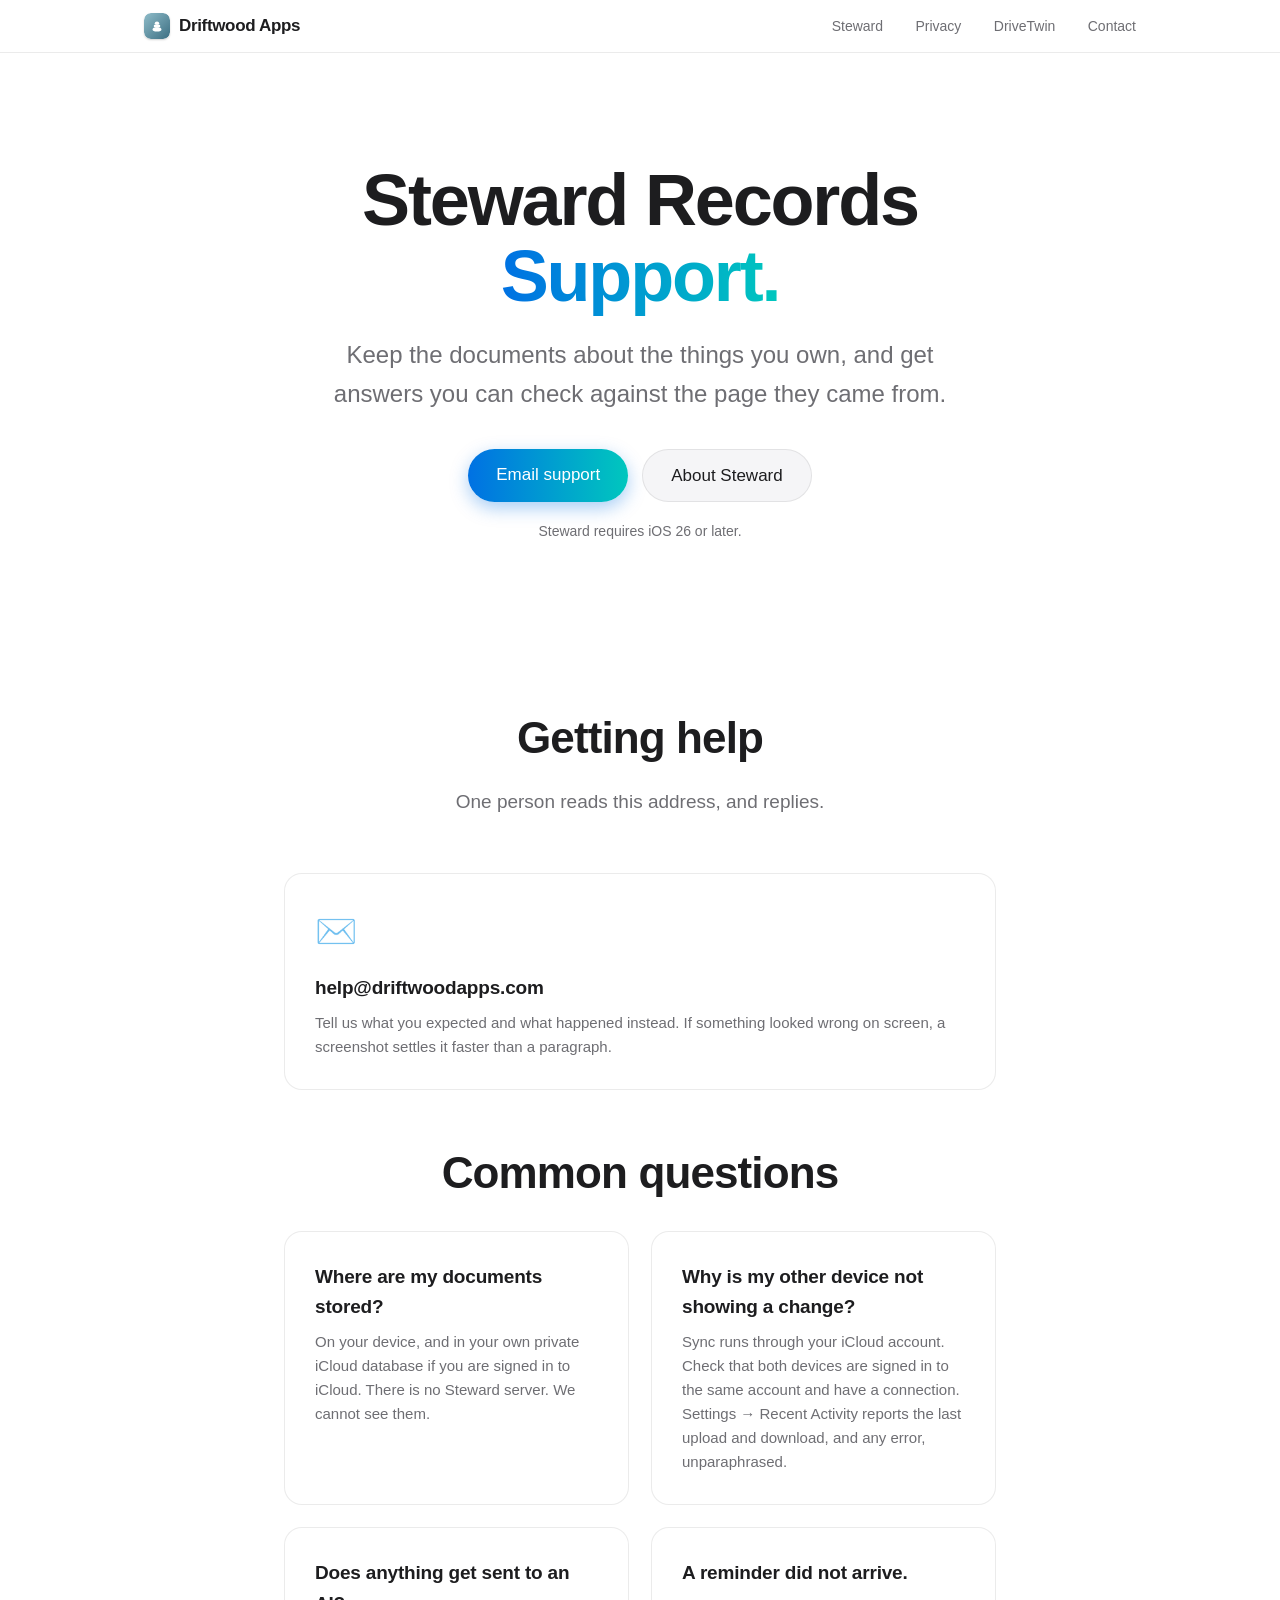
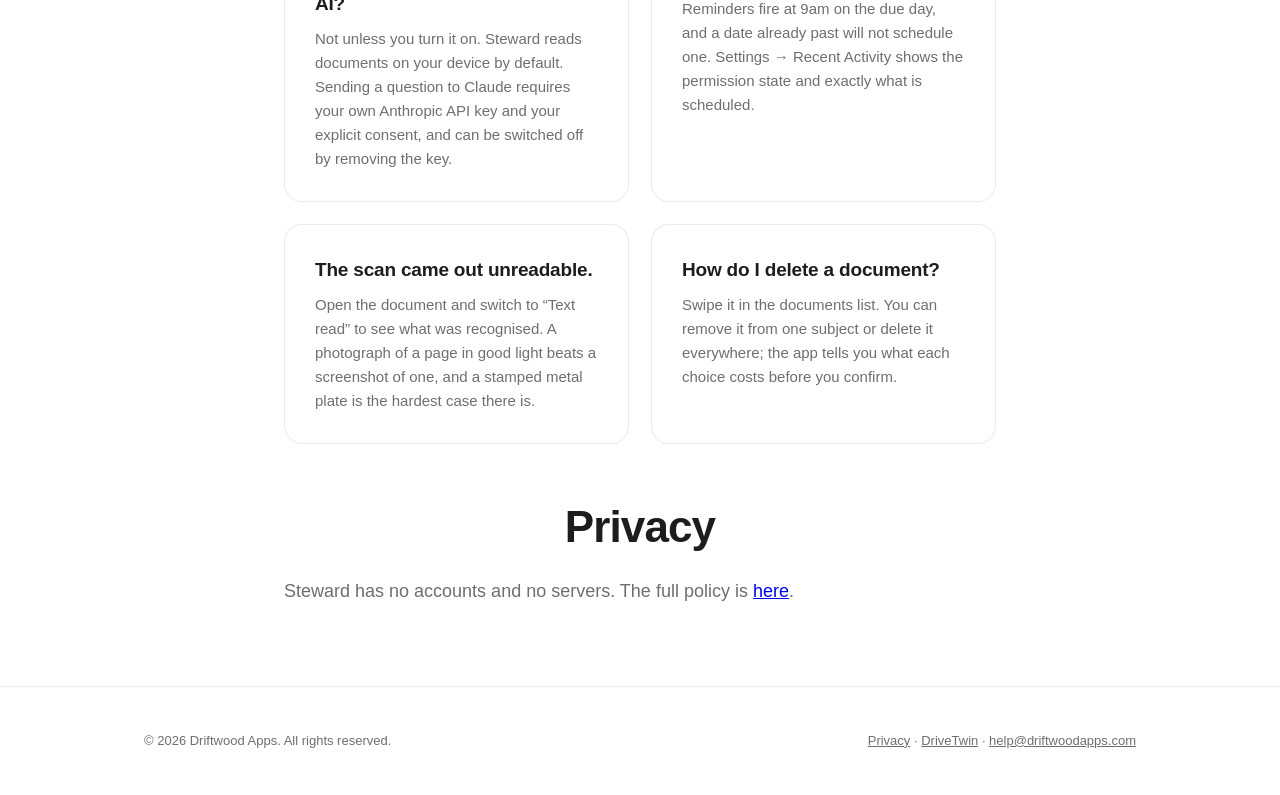
<file: steward/support/index.html>
<!DOCTYPE html>
<html lang="en">
<head>
  <meta charset="UTF-8">
  <meta name="viewport" content="width=device-width, initial-scale=1.0">
  <title>Steward Records — Support</title>
  <meta name="description" content="Support for Steward Records: keep the documents about the things you own, and get answers with the passage each answer came from.">
  <link rel="icon" href="/favicon.ico" sizes="any">
  <link rel="icon" type="image/png" sizes="32x32" href="/favicon-32x32.png">
  <link rel="icon" type="image/png" sizes="16x16" href="/favicon-16x16.png">
  <link rel="apple-touch-icon" sizes="180x180" href="/apple-touch-icon.png">
  <link rel="manifest" href="/site.webmanifest">
  <meta name="theme-color" content="#3C6E82">
  <link rel="stylesheet" href="../../styles.css">
</head>
<body>

  <nav>
    <div class="wrap">
      <a class="brand" href="/">
        <svg class="brandmark" viewBox="0 0 100 100" width="26" height="26" aria-hidden="true">
          <defs><linearGradient id="navpeb" x1="0" y1="0" x2="1" y2="1">
            <stop offset="0" stop-color="#8FBCC9"/><stop offset="1" stop-color="#3C6E82"/></linearGradient></defs>
          <rect width="100" height="100" rx="26" fill="url(#navpeb)"/>
          <ellipse cx="50" cy="63" rx="17" ry="8" fill="#fff"/>
          <ellipse cx="50" cy="50" rx="12.5" ry="7" fill="#fff"/>
          <ellipse cx="50" cy="39" rx="8.5" ry="6" fill="#fff"/>
        </svg>
        <span>Driftwood&nbsp;Apps</span>
      </a>
      <div class="links">
        <a href="/steward/">Steward</a>
        <a href="/steward/privacy/">Privacy</a>
        <a href="/drivetwin/">DriveTwin</a>
        <a href="mailto:help@driftwoodapps.com">Contact</a>
      </div>
    </div>
  </nav>

  <header class="hero">
    <h1>Steward&nbsp;Records<br><span class="grad">Support.</span></h1>
    <p class="sub">Keep the documents about the things you own, and get answers
       you can check against the page they came from.</p>
    <div class="cta-row">
      <a class="btn btn-primary" href="mailto:help@driftwoodapps.com">Email support</a>
      <a class="btn btn-secondary" href="/steward/">About Steward</a>
    </div>
    <p style="color: var(--text-soft); font-size: 14px; margin-top: 18px;">
      Steward requires iOS 26 or later.
    </p>
  </header>

  <section>
    <div class="wrap" style="max-width: 760px;">
      <h2 class="section-title">Getting help</h2>
      <p class="section-sub">One person reads this address, and replies.</p>

      <div class="card">
        <span class="icon">✉️</span>
        <h3>help@driftwoodapps.com</h3>
        <p>Tell us what you expected and what happened instead. If something looked
           wrong on screen, a screenshot settles it faster than a paragraph.</p>
      </div>

      <h2 class="section-title" style="margin-top: 48px;">Common questions</h2>

      <div class="grid cols-2" style="margin-top: 22px;">
        <div class="card">
          <h3>Where are my documents stored?</h3>
          <p>On your device, and in your own private iCloud database if you are signed
             in to iCloud. There is no Steward server. We cannot see them.</p>
        </div>
        <div class="card">
          <h3>Why is my other device not showing a change?</h3>
          <p>Sync runs through your iCloud account. Check that both devices are signed
             in to the same account and have a connection. Settings → Recent Activity
             reports the last upload and download, and any error, unparaphrased.</p>
        </div>
        <div class="card">
          <h3>Does anything get sent to an AI?</h3>
          <p>Not unless you turn it on. Steward reads documents on your device by
             default. Sending a question to Claude requires your own Anthropic API key
             and your explicit consent, and can be switched off by removing the key.</p>
        </div>
        <div class="card">
          <h3>A reminder did not arrive.</h3>
          <p>Reminders fire at 9am on the due day, and a date already past will not
             schedule one. Settings → Recent Activity shows the permission state and
             exactly what is scheduled.</p>
        </div>
        <div class="card">
          <h3>The scan came out unreadable.</h3>
          <p>Open the document and switch to “Text read” to see what was recognised.
             A photograph of a page in good light beats a screenshot of one, and a
             stamped metal plate is the hardest case there is.</p>
        </div>
        <div class="card">
          <h3>How do I delete a document?</h3>
          <p>Swipe it in the documents list. You can remove it from one subject or
             delete it everywhere; the app tells you what each choice costs before
             you confirm.</p>
        </div>
      </div>

      <h2 class="section-title" style="margin-top: 48px;">Privacy</h2>
      <p style="color: var(--text-soft); font-size: 18px;">
        Steward has no accounts and no servers. The full policy is
        <a href="/steward/privacy/">here</a>.
      </p>
    </div>
  </section>

  <footer>
    <div class="wrap">
      <span>© 2026 Driftwood Apps. All rights reserved.</span>
      <span>
        <a href="/steward/privacy/">Privacy</a> ·
        <a href="/drivetwin/">DriveTwin</a> ·
        <a href="mailto:help@driftwoodapps.com">help@driftwoodapps.com</a>
      </span>
    </div>
  </footer>

</body>
</html>
</file>
<file: styles.css>
/* Driftwood Apps — shared styles
   Apple-adjacent minimal: system fonts, generous space, soft gradient accents. */

:root {
  --bg: #ffffff;
  --bg-soft: #f5f5f7;
  --text: #1d1d1f;
  --text-soft: #6e6e73;
  --accent: #0071e3;
  --accent-2: #00c7be;
  --card: #ffffff;
  --border: rgba(0, 0, 0, 0.08);
  --radius: 18px;
  --max: 1040px;
}

@media (prefers-color-scheme: dark) {
  :root {
    --bg: #000000;
    --bg-soft: #161617;
    --text: #f5f5f7;
    --text-soft: #a1a1a6;
    --card: #1c1c1e;
    --border: rgba(255, 255, 255, 0.12);
  }
}

* { margin: 0; padding: 0; box-sizing: border-box; }

html { scroll-behavior: smooth; }

body {
  font-family: -apple-system, BlinkMacSystemFont, "SF Pro Text", "Segoe UI",
               Roboto, Helvetica, Arial, sans-serif;
  background: var(--bg);
  color: var(--text);
  line-height: 1.6;
  -webkit-font-smoothing: antialiased;
}

.wrap { max-width: var(--max); margin: 0 auto; padding: 0 24px; }

/* ── Nav ──────────────────────────────────────────────── */
nav {
  position: sticky; top: 0; z-index: 10;
  backdrop-filter: saturate(180%) blur(20px);
  background: color-mix(in srgb, var(--bg) 75%, transparent);
  border-bottom: 1px solid var(--border);
}
nav .wrap {
  display: flex; align-items: center; justify-content: space-between;
  height: 52px;
}
nav .brand {
  display: inline-flex; align-items: center; gap: 9px;
  font-weight: 700; font-size: 17px; text-decoration: none; color: var(--text);
  letter-spacing: -0.02em;
}
nav .brandmark {
  border-radius: 7px; flex-shrink: 0;
  box-shadow: 0 1px 2px rgba(0, 0, 0, 0.18);
}
nav .links a {
  color: var(--text-soft); text-decoration: none; font-size: 14px;
  margin-left: 28px; transition: color 0.15s;
}
nav .links a:hover { color: var(--text); }

/* ── Hero ─────────────────────────────────────────────── */
.hero { text-align: center; padding: 110px 24px 80px; }
.hero h1 {
  font-size: clamp(40px, 7vw, 72px);
  font-weight: 700; letter-spacing: -0.03em; line-height: 1.05;
}
.hero h1 .grad {
  background: linear-gradient(90deg, var(--accent), var(--accent-2));
  -webkit-background-clip: text; background-clip: text; color: transparent;
}
.hero p.sub {
  font-size: clamp(18px, 2.5vw, 24px);
  color: var(--text-soft);
  max-width: 640px; margin: 22px auto 0;
  font-weight: 400;
}
.hero .cta-row { margin-top: 36px; display: flex; gap: 14px; justify-content: center; flex-wrap: wrap; }

/* ── Buttons ──────────────────────────────────────────── */
.btn {
  display: inline-block; text-decoration: none; font-size: 17px; font-weight: 500;
  padding: 12px 28px; border-radius: 980px; transition: transform 0.12s, box-shadow 0.12s;
}
.btn:hover { transform: translateY(-1px); }
.btn-primary {
  background: linear-gradient(90deg, var(--accent), var(--accent-2));
  color: #fff; box-shadow: 0 6px 18px rgba(0, 113, 227, 0.35);
}
.btn-secondary {
  background: var(--bg-soft); color: var(--text);
  border: 1px solid var(--border);
}
.btn .note { display: block; font-size: 12px; opacity: 0.85; font-weight: 400; }

/* ── Sections ─────────────────────────────────────────── */
section { padding: 80px 0; }
section.soft { background: var(--bg-soft); }
.section-title {
  font-size: clamp(28px, 4vw, 44px); font-weight: 700; letter-spacing: -0.02em;
  text-align: center; margin-bottom: 14px;
}
.section-sub {
  text-align: center; color: var(--text-soft); font-size: 19px;
  max-width: 640px; margin: 0 auto 56px;
}

/* ── Cards / grids ────────────────────────────────────── */
.grid { display: grid; gap: 22px; }
.grid.cols-3 { grid-template-columns: repeat(3, 1fr); }
.grid.cols-2 { grid-template-columns: repeat(2, 1fr); }
@media (max-width: 820px) { .grid.cols-3, .grid.cols-2 { grid-template-columns: 1fr; } }

.card {
  background: var(--card); border: 1px solid var(--border);
  border-radius: var(--radius); padding: 30px;
}
.card .icon { font-size: 34px; margin-bottom: 14px; display: block; }
.card h3 { font-size: 19px; font-weight: 600; margin-bottom: 8px; letter-spacing: -0.01em; }
.card p { color: var(--text-soft); font-size: 15px; }

/* Product card on studio home */
.product-card {
  display: grid; grid-template-columns: 1fr 1fr; gap: 40px; align-items: center;
  background: var(--card); border: 1px solid var(--border);
  border-radius: calc(var(--radius) * 1.4); padding: 48px; text-decoration: none; color: var(--text);
  transition: transform 0.15s, box-shadow 0.15s;
}
.product-card:hover { transform: translateY(-3px); box-shadow: 0 18px 44px rgba(0,0,0,0.10); }
@media (max-width: 820px) { .product-card { grid-template-columns: 1fr; padding: 32px; } }
.product-card h3 { font-size: 30px; font-weight: 700; letter-spacing: -0.02em; }
.product-card .tag {
  display: inline-block; font-size: 12px; font-weight: 600; letter-spacing: 0.06em;
  text-transform: uppercase; color: var(--accent); margin-bottom: 10px;
}
.product-card p { color: var(--text-soft); margin: 12px 0 20px; }
.product-card .fake-link { color: var(--accent); font-weight: 500; }

/* Screenshots — images already carry rounded corners + shadow (baked in) */
.shot-img { width: 100%; height: auto; display: block; }
.shot-img.zoomable { cursor: zoom-in; transition: transform 0.15s; }
.shot-img.zoomable:hover { transform: translateY(-2px); }

/* Click-to-zoom lightbox */
.lightbox {
  position: fixed; inset: 0; z-index: 100;
  background: rgba(10, 15, 20, 0.82);
  display: none; align-items: center; justify-content: center;
  padding: 24px; cursor: zoom-out;
}
.lightbox.open { display: flex; }
.lightbox img { max-width: 96vw; max-height: 92vh; width: auto; height: auto; }
.lightbox .lb-close {
  position: absolute; top: 16px; right: 20px; width: 40px; height: 40px;
  border: none; border-radius: 50%; background: rgba(255,255,255,0.14); color: #fff;
  font-size: 22px; line-height: 1; cursor: pointer;
}
.lightbox .lb-close:hover { background: rgba(255,255,255,0.26); }
.hero-shot { max-width: 720px; margin: 40px auto 0; }
.gallery { display: grid; grid-template-columns: 1fr 1fr; gap: 20px; max-width: 940px; margin: 0 auto; }
@media (max-width: 820px) { .gallery { grid-template-columns: 1fr; } }
.gallery figure { margin: 0; }
.gallery figcaption { text-align: center; color: var(--text-soft); font-size: 14px; margin-top: 10px; }

/* Legacy placeholder (unused now that real shots are in place) */
.shot {
  border-radius: var(--radius); border: 1px solid var(--border);
  background: linear-gradient(135deg,
    color-mix(in srgb, var(--accent) 12%, var(--bg-soft)),
    color-mix(in srgb, var(--accent-2) 12%, var(--bg-soft)));
  aspect-ratio: 16 / 10; display: flex; align-items: center; justify-content: center;
  color: var(--text-soft); font-size: 14px;
}

/* ── Steps ────────────────────────────────────────────── */
.step { text-align: center; padding: 0 12px; }
.step .num {
  width: 44px; height: 44px; border-radius: 50%; margin: 0 auto 16px;
  display: flex; align-items: center; justify-content: center;
  background: linear-gradient(135deg, var(--accent), var(--accent-2));
  color: #fff; font-weight: 700; font-size: 18px;
}
.step h3 { font-size: 18px; margin-bottom: 6px; }
.step p { color: var(--text-soft); font-size: 15px; }

/* ── FAQ ──────────────────────────────────────────────── */
details {
  border-bottom: 1px solid var(--border); padding: 20px 4px;
}
details summary {
  cursor: pointer; font-size: 17px; font-weight: 600; list-style: none;
  display: flex; justify-content: space-between; align-items: center;
}
details summary::after { content: "+"; font-size: 22px; color: var(--text-soft); }
details[open] summary::after { content: "–"; }
details p { color: var(--text-soft); margin-top: 12px; max-width: 720px; }

/* ── Price block ──────────────────────────────────────── */
.price-box {
  text-align: center; background: var(--card); border: 1px solid var(--border);
  border-radius: calc(var(--radius) * 1.4); padding: 56px 32px; max-width: 480px; margin: 0 auto;
}
.price-box .price { font-size: 56px; font-weight: 700; letter-spacing: -0.03em; }
.price-box .per { color: var(--text-soft); font-size: 15px; margin-bottom: 24px; }
.notify-form { display: flex; gap: 8px; justify-content: center; flex-wrap: wrap; }
.notify-form input[type="email"] {
  flex: 1 1 200px; min-width: 0; max-width: 260px;
  padding: 11px 14px; font-size: 15px; border-radius: 980px;
  border: 1px solid var(--border); background: var(--bg-soft); color: var(--text);
}
.notify-form .btn { flex: 0 0 auto; }
.notify-note { color: var(--text-soft); font-size: 13px; margin-top: 12px; }
.price-box ul {
  list-style: none; text-align: left; margin: 26px auto 0; max-width: 300px;
  color: var(--text-soft); font-size: 15px;
}
.price-box ul li { padding: 5px 0 5px 26px; position: relative; }
.price-box ul li::before { content: "✓"; position: absolute; left: 0; color: var(--accent); font-weight: 700; }

/* ── Footer ───────────────────────────────────────────── */
footer {
  border-top: 1px solid var(--border); padding: 44px 0; color: var(--text-soft); font-size: 13px;
}
footer .wrap { display: flex; justify-content: space-between; flex-wrap: wrap; gap: 12px; }
footer a { color: var(--text-soft); }
</file>
